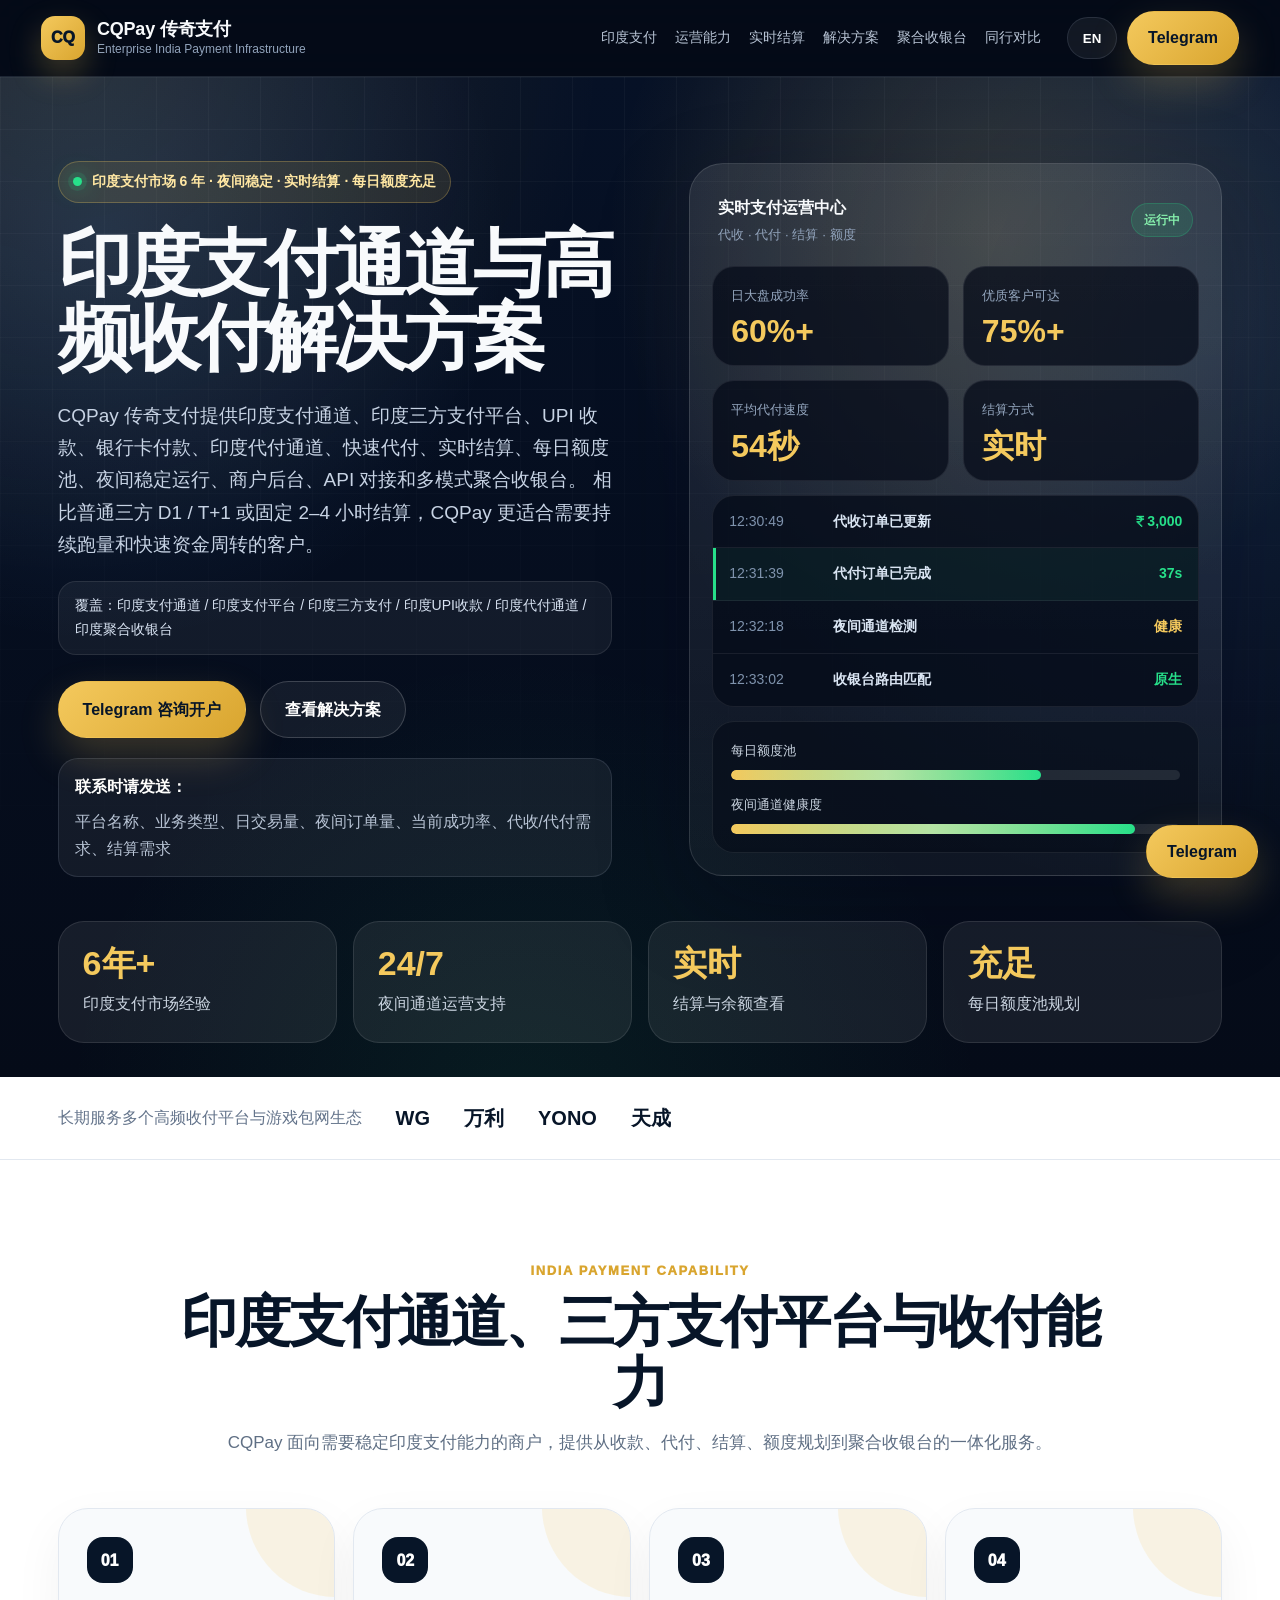
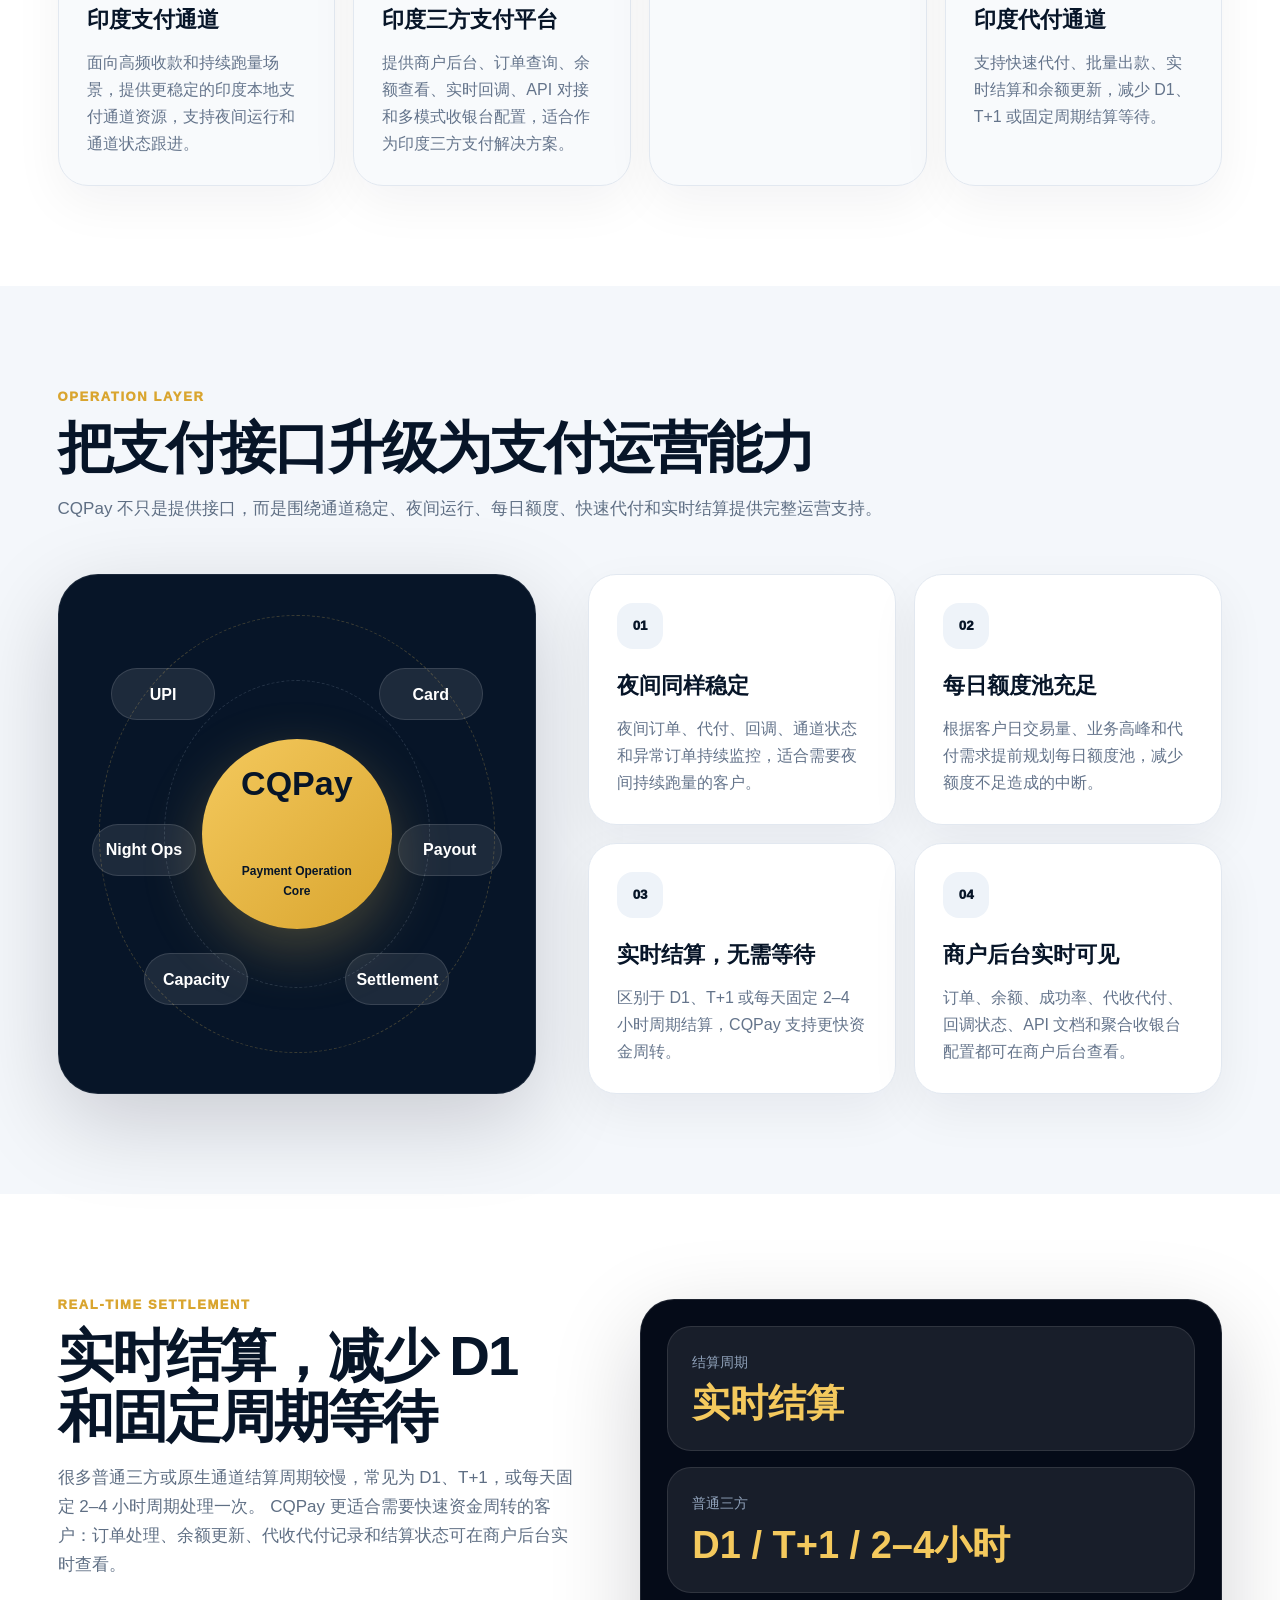
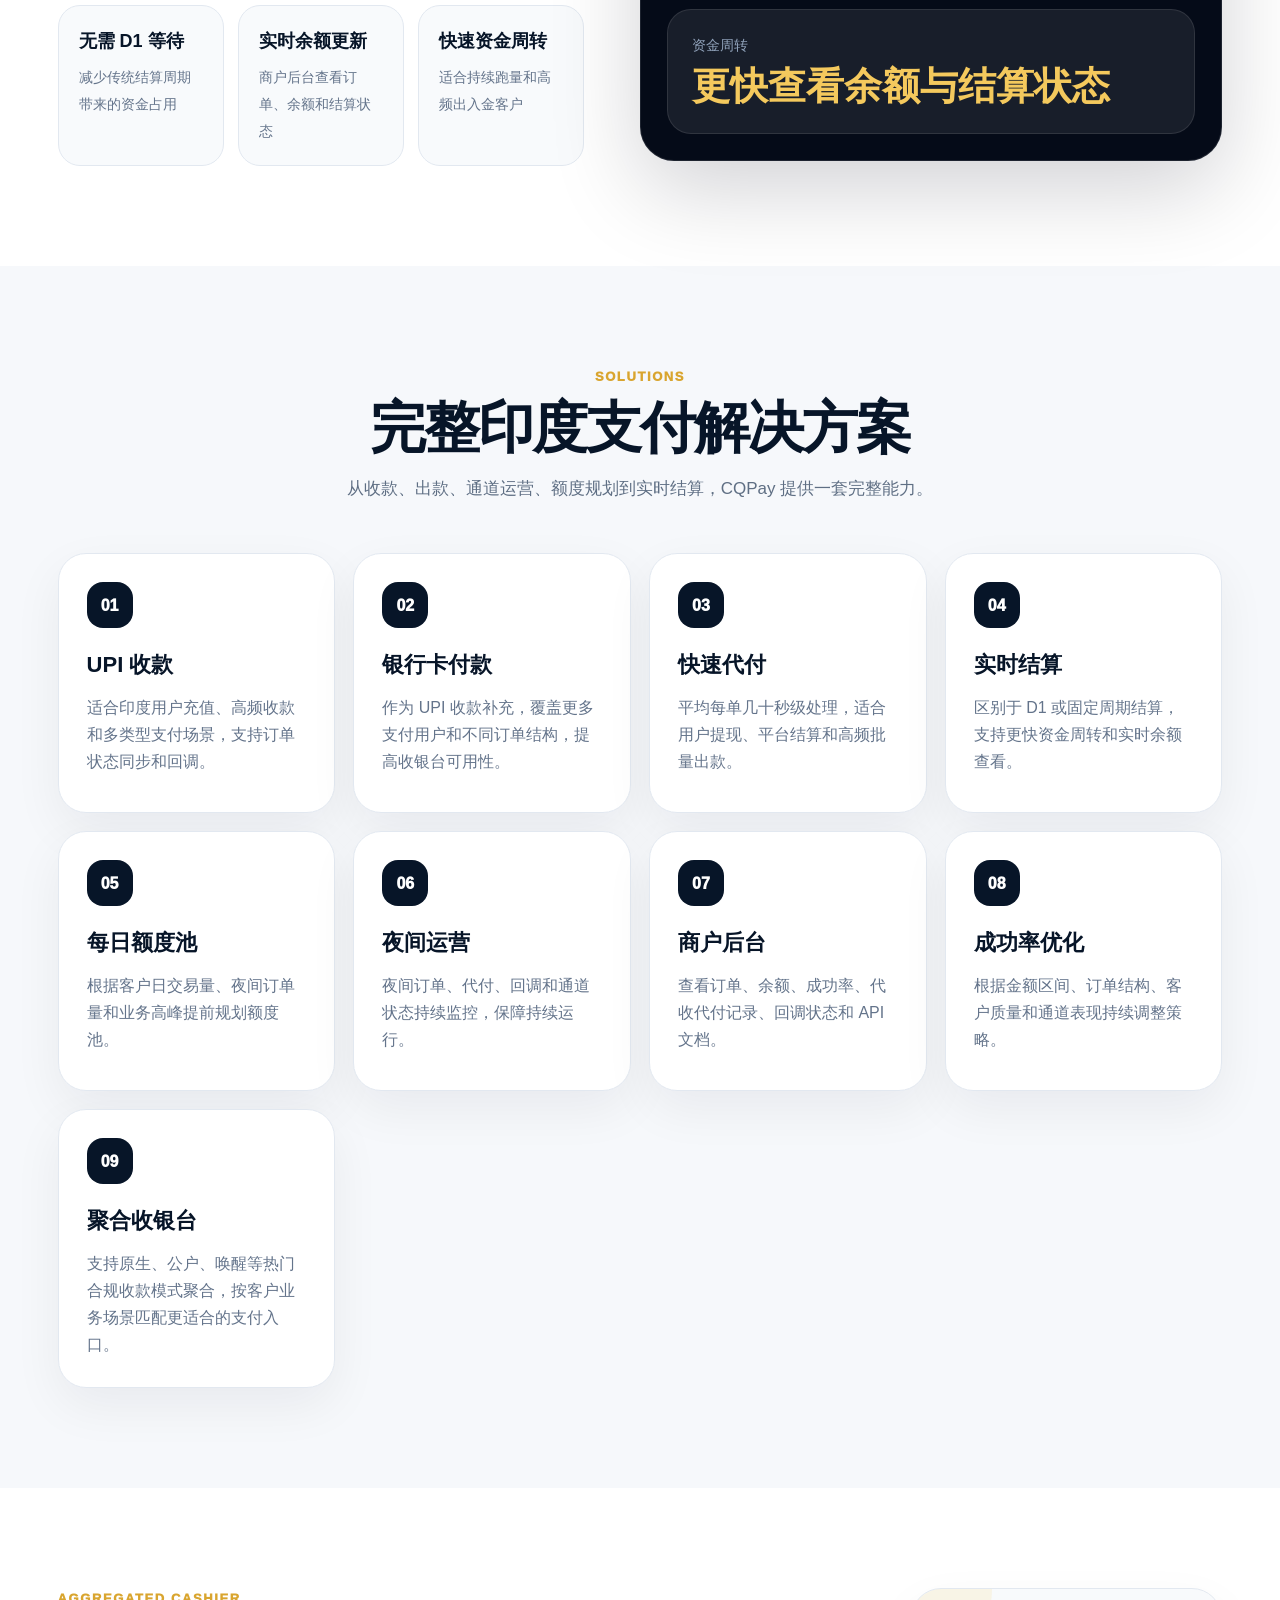
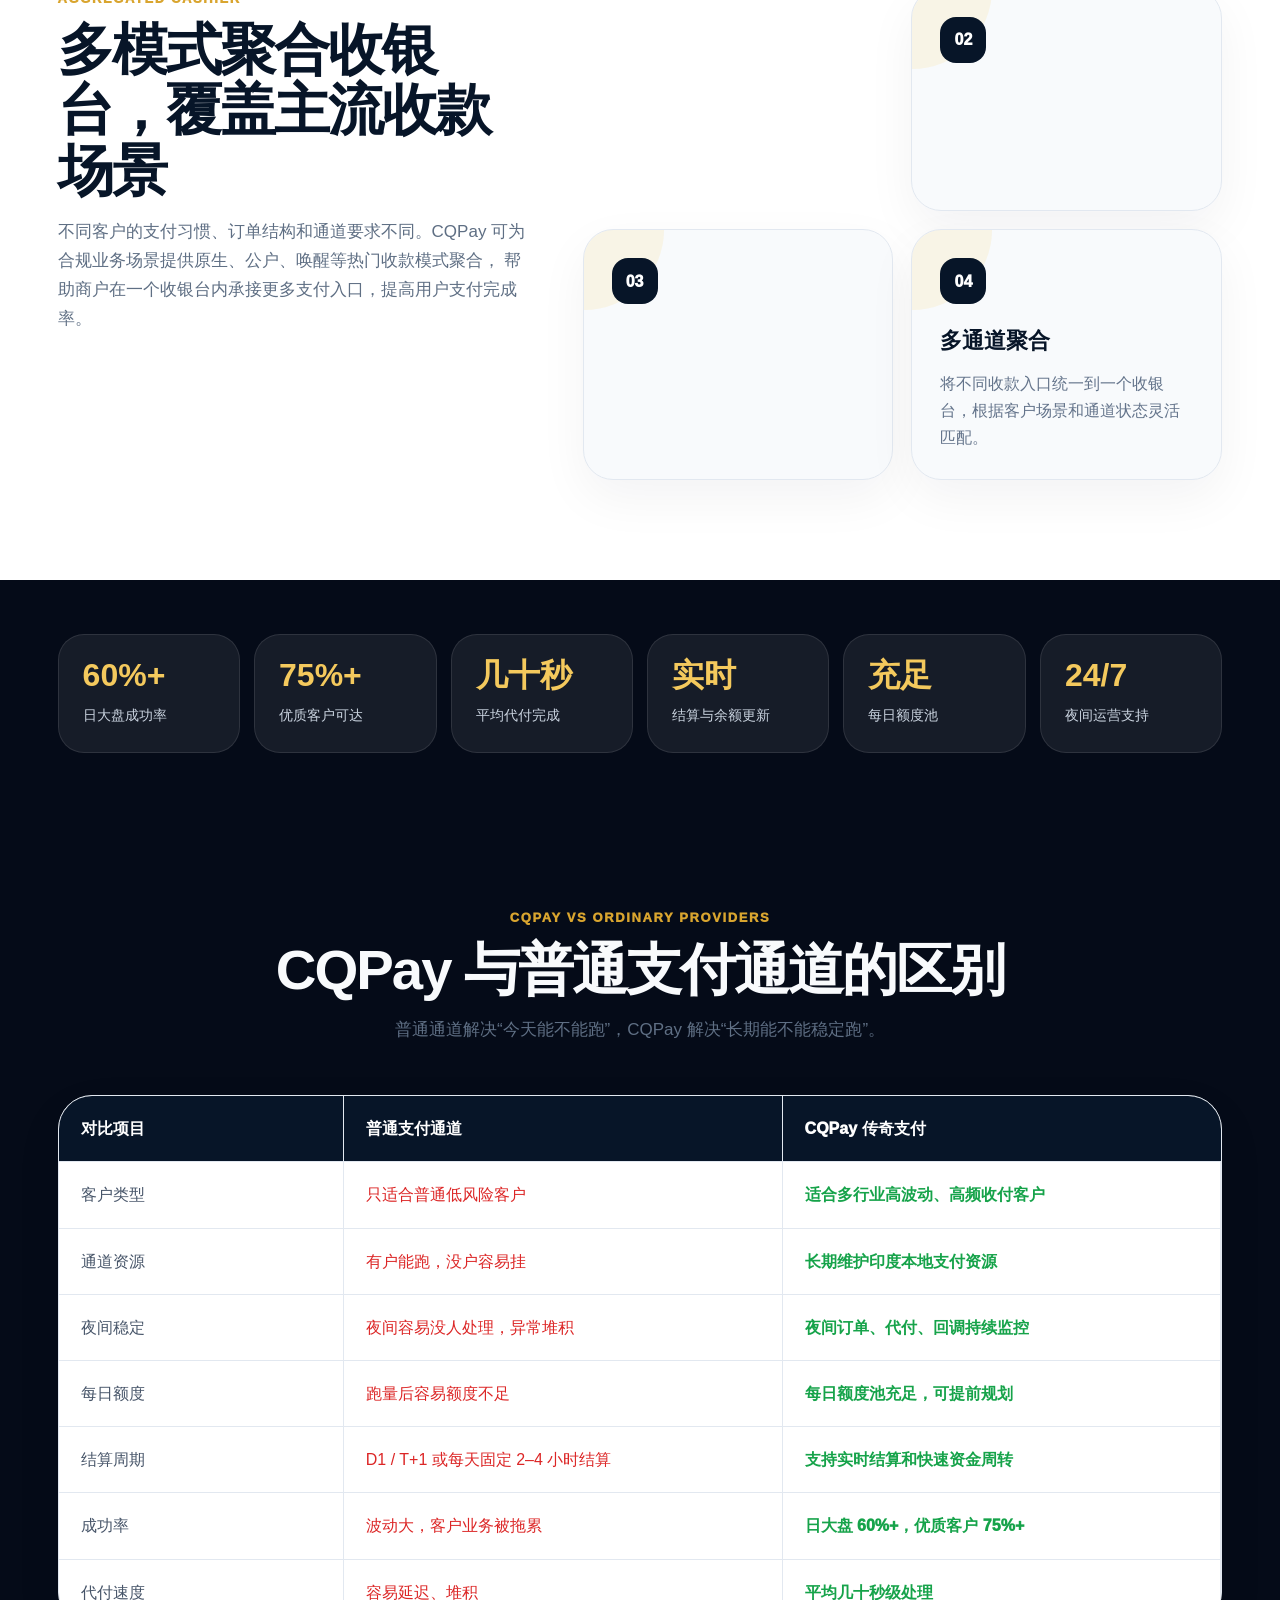
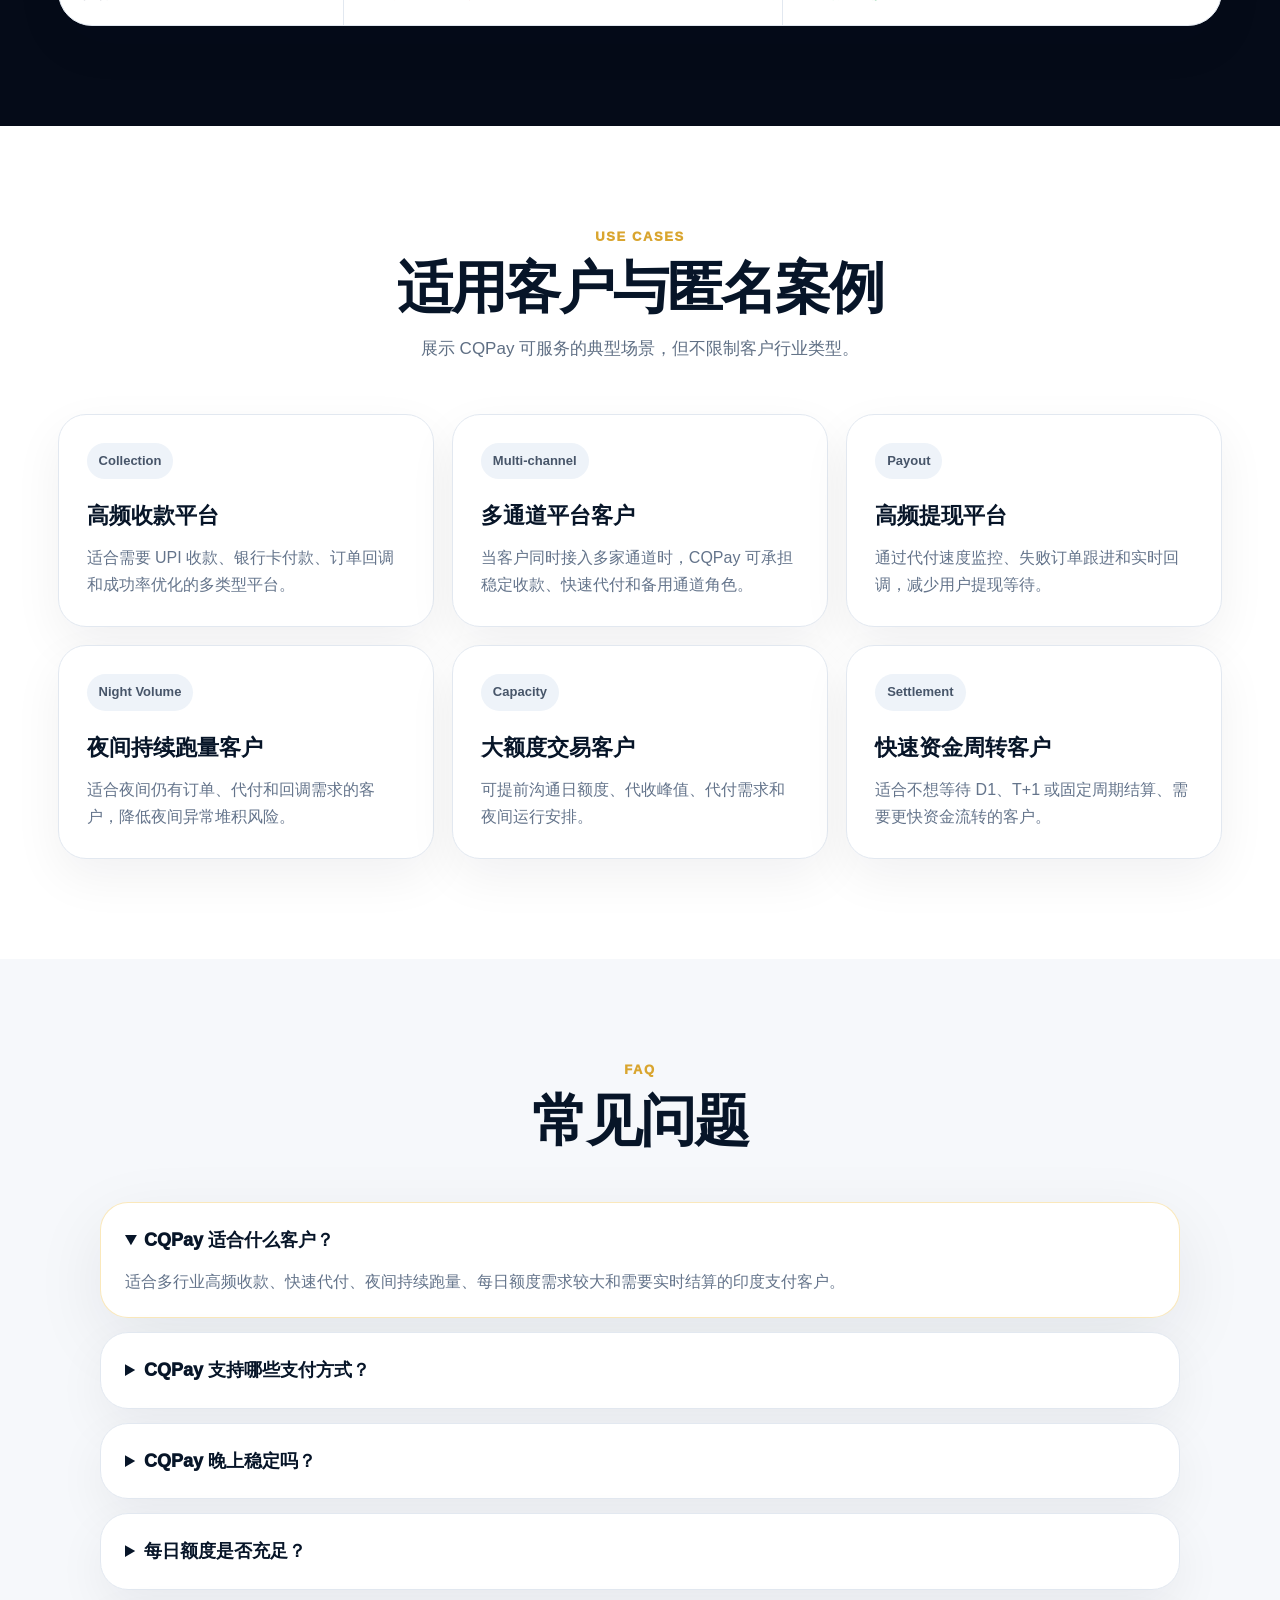
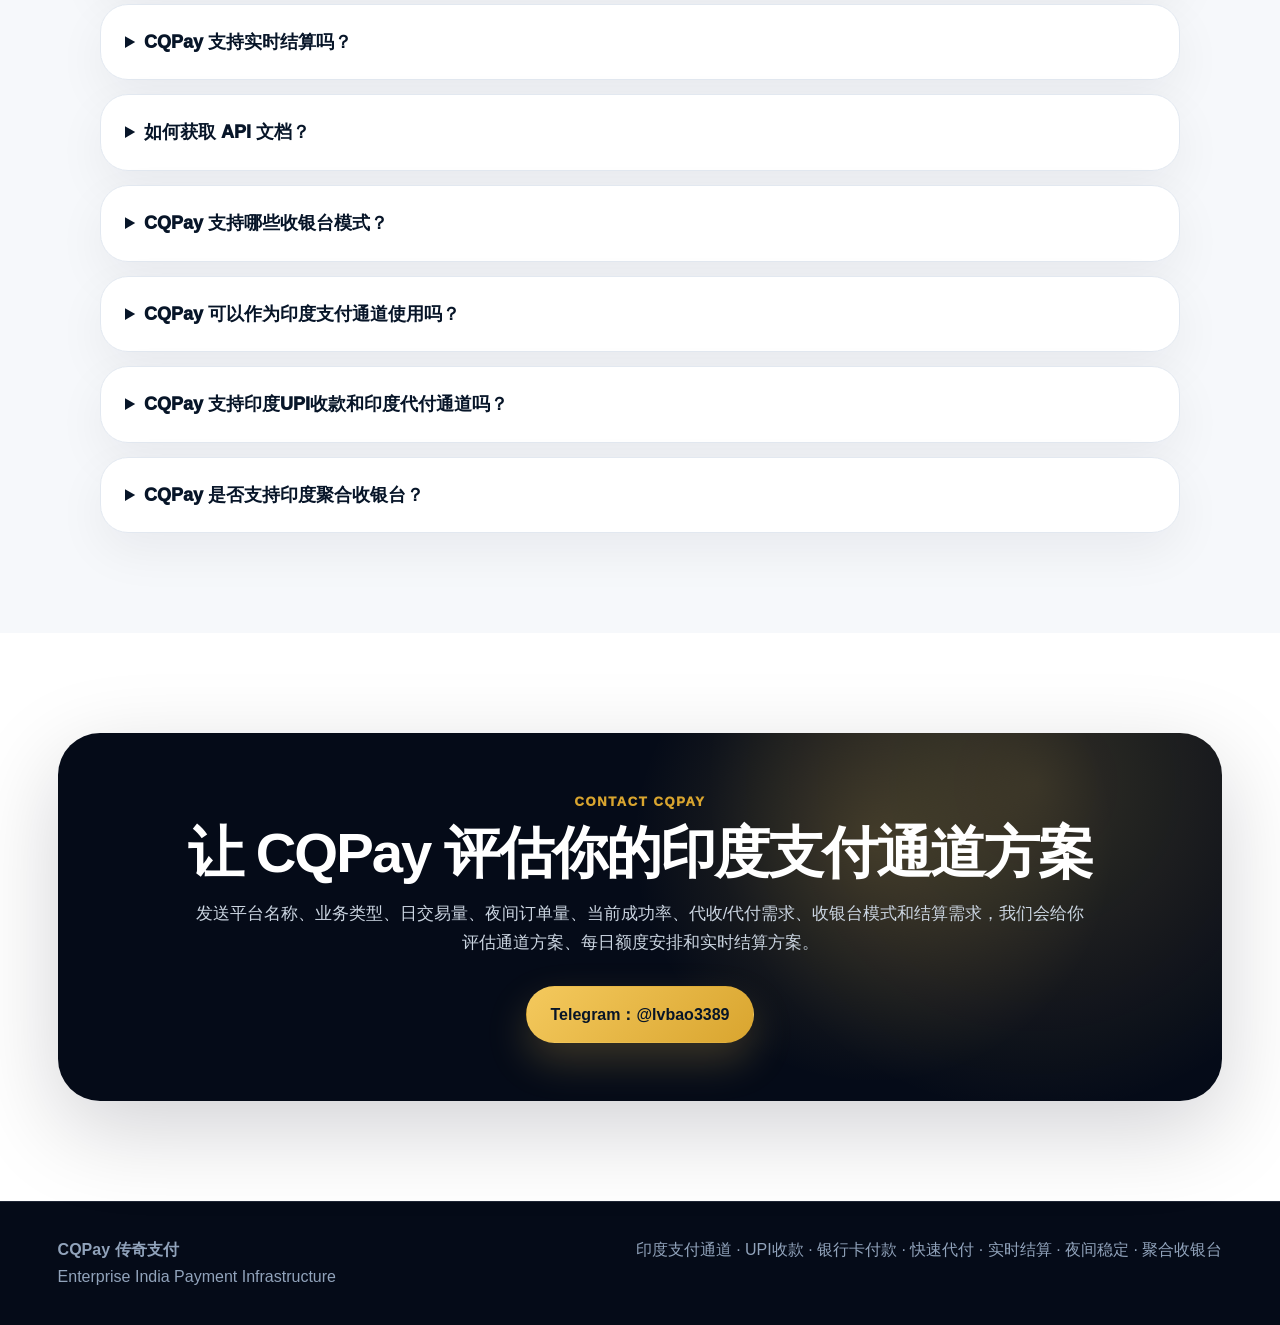
<file: index.html>
<!DOCTYPE html>
<html lang="zh-CN">
<head>
  <meta charset="UTF-8" />
  <meta name="viewport" content="width=device-width, initial-scale=1.0" />

  <title>CQPay 传奇支付 - 印度支付通道｜印度三方支付平台｜UPI收款｜印度代付通道</title>
  <meta name="description" content="CQPay 传奇支付专注印度支付市场，为需要印度支付通道、印度支付平台、印度三方支付、印度第三方支付、印度UPI收款、印度代付通道和印度聚合收银台的商户，提供 UPI 收款、银行卡付款、快速代付、实时结算、夜间稳定运行、每日额度规划、多模式聚合收银台、商户后台和 API 对接。" />
  <meta name="keywords" content="CQPay, 传奇支付, 印度支付通道, 印度支付平台, 印度三方支付, 印度第三方支付, 印度UPI收款, 印度代付通道, 印度支付公司, 印度聚合收银台, India Payment Channel, India Payment Platform, India Third-party Payment, India UPI Collection, India Payout Channel, Aggregated Cashier India, UPI Collection India, Fast Payout India, Real-time Settlement India" />
  <meta name="theme-color" content="#050b18" />
  <meta name="robots" content="index, follow, max-image-preview:large" />
  <meta http-equiv="Content-Language" content="zh-CN,en" />

  <meta property="og:title" content="CQPay 传奇支付 - India Payment Channel & Third-party Payment Platform" />
  <meta property="og:description" content="印度支付通道、印度三方支付平台、UPI收款、印度代付通道、实时结算、夜间稳定、每日额度充足、聚合收银台。" />
  <meta property="og:type" content="website" />
  <meta property="og:url" content="https://cqpay.github.io/" />

  <link rel="canonical" href="https://cqpay.github.io/" />
  <link rel="alternate" hreflang="zh-CN" href="https://cqpay.github.io/" />
  <link rel="alternate" hreflang="en" href="https://cqpay.github.io/" />
  <link rel="alternate" hreflang="x-default" href="https://cqpay.github.io/" />
  <link rel="icon" href="assets/images/favicon.svg" type="image/svg+xml" />
  <link rel="stylesheet" href="assets/css/styles.css" />

  <!-- Google tag (gtag.js) -->
<script async src="https://www.googletagmanager.com/gtag/js?id=AW-18284837826"></script>
<script>
  window.dataLayer = window.dataLayer || [];
  function gtag(){dataLayer.push(arguments);}
  gtag('js', new Date());

  gtag('config', 'AW-18284837826');
</script>

  <script charset="UTF-8" id="LA_COLLECT" src="//sdk.51.la/js-sdk-pro.min.js"></script>
  <script>LA.init({id:"3QObNfOqFu4T1plc",ck:"3QObNfOqFu4T1plc",autoTrack:true})</script>

  <script type="application/ld+json">
  {
    "@context": "https://schema.org",
    "@graph": [
      {
        "@type": "Organization",
        "@id": "https://cqpay.github.io/#organization",
        "name": "CQPay 传奇支付",
        "alternateName": "CQPay",
        "url": "https://cqpay.github.io/",
        "areaServed": "India"
      },
      {
        "@type": "FinancialService",
        "@id": "https://cqpay.github.io/#service",
        "name": "CQPay India Payment Channel and Third-party Payment Platform",
        "description": "India payment channel, third-party payment platform, UPI collection, bank card payment, payout channel, aggregated cashier, merchant dashboard, real-time settlement, night operation and API onboarding for India high-volume merchants.",
        "areaServed": "India",
        "serviceType": ["UPI Collection", "Bank Card Payment", "Payout Solution", "Real-time Settlement", "Merchant Dashboard", "Night Operation"]
      },
      {
        "@type": "FAQPage",
        "@id": "https://cqpay.github.io/#faq",
        "mainEntity": [
          {
            "@type": "Question",
            "name": "CQPay适合什么客户？",
            "acceptedAnswer": {
              "@type": "Answer",
              "text": "CQPay适合多行业高频收款、快速代付、夜间持续跑量、每日额度需求较大和需要实时结算的印度支付客户。"
            }
          },
          {
            "@type": "Question",
            "name": "CQPay支持实时结算吗？",
            "acceptedAnswer": {
              "@type": "Answer",
              "text": "CQPay支持实时结算与后台余额实时查看，帮助客户减少D1、T+1或固定周期结算带来的等待时间。"
            }
          },
          {
            "@type": "Question",
            "name": "CQPay晚上稳定吗？",
            "acceptedAnswer": {
              "@type": "Answer",
              "text": "CQPay提供夜间通道运营支持，持续关注订单、代付、回调、通道状态和异常订单。"
            }
          }
        ]
      }
    ]
  }
  </script>
</head>

<body>
  <header class="site-header">
    <div class="header-shell">
      <a class="brand" href="#top" aria-label="CQPay">
        <span class="brand-mark">CQ</span>
        <span class="brand-copy">
          <strong>CQPay 传奇支付</strong>
          <small>Enterprise India Payment Infrastructure</small>
        </span>
      </a>

      <nav class="desktop-nav" aria-label="Main navigation">
        <a href="#india-payment" data-zh="印度支付" data-en="India Payment">印度支付</a>
      <a href="#operation" data-zh="运营能力" data-en="Operation">运营能力</a>
        <a href="#settlement" data-zh="实时结算" data-en="Settlement">实时结算</a>
        <a href="#solutions" data-zh="解决方案" data-en="Solutions">解决方案</a>
        <a href="#cashier" data-zh="聚合收银台" data-en="Cashier">聚合收银台</a>
        <a href="#compare" data-zh="同行对比" data-en="Compare">同行对比</a>
      </nav>

      <div class="header-actions">
        <button class="language-toggle" id="langBtn" type="button">EN</button>
        <a class="btn btn-primary js-tg-link" href="https://t.me/YourTelegram" target="_blank" rel="noopener">Telegram</a>
      </div>

      <button class="mobile-toggle" id="menuBtn" type="button" aria-label="Open menu">
        <span></span><span></span><span></span>
      </button>
    </div>

    <nav class="mobile-nav" id="mobileMenu" aria-label="Mobile navigation">
      <a href="#operation" data-zh="运营能力" data-en="Operation">运营能力</a>
      <a href="#settlement" data-zh="实时结算" data-en="Settlement">实时结算</a>
      <a href="#solutions" data-zh="解决方案" data-en="Solutions">解决方案</a>
      <a href="#compare" data-zh="同行对比" data-en="Compare">同行对比</a>
      <a class="btn btn-primary js-tg-link" href="https://t.me/YourTelegram" target="_blank" rel="noopener">Telegram</a>
    </nav>
  </header>

  <main>
    <section class="hero-command" id="top">
      <div class="hero-bg-grid"></div>
      <div class="page-wrap hero-grid">
        <div class="hero-copy reveal">
          <div class="status-pill">
            <span class="pulse"></span>
            <b class="zh">印度支付市场 6 年 · 夜间稳定 · 实时结算 · 每日额度充足</b>
            <b class="en">6 years in India · night stable · real-time settlement · daily capacity ready</b>
          </div>

          <h1 class="zh">印度支付通道与高频收付解决方案</h1>
          <h1 class="en">India payment channel for high-frequency collection and payout</h1>

          <p class="hero-lead zh">
            CQPay 传奇支付提供印度支付通道、印度三方支付平台、UPI 收款、银行卡付款、印度代付通道、快速代付、实时结算、每日额度池、夜间稳定运行、商户后台、API 对接和多模式聚合收银台。
            相比普通三方 D1 / T+1 或固定 2–4 小时结算，CQPay 更适合需要持续跑量和快速资金周转的客户。
          </p>
          <p class="hero-lead en">
            CQPay provides India payment channel, third-party payment platform capability, UPI collection, bank card payment, India payout channel, fast payout, real-time settlement, daily capacity planning, stable night operation, merchant dashboard, API onboarding and multi-mode cashier aggregation for India high-volume merchants.
          </p>

          <div class="hero-keyline reveal">
            <span class="zh">覆盖：印度支付通道 / 印度支付平台 / 印度三方支付 / 印度UPI收款 / 印度代付通道 / 印度聚合收银台</span>
            <span class="en">Covers: India payment channel / India payment platform / third-party payment / UPI collection / payout channel / aggregated cashier</span>
          </div>

          <div class="hero-actions">
            <a class="btn btn-primary btn-large js-tg-link zh" href="https://t.me/YourTelegram" target="_blank" rel="noopener">Telegram 咨询开户</a>
            <a class="btn btn-primary btn-large js-tg-link en" href="https://t.me/YourTelegram" target="_blank" rel="noopener">Contact on Telegram</a>
            <a class="btn btn-outline btn-large zh" href="#solutions">查看解决方案</a>
            <a class="btn btn-outline btn-large en" href="#solutions">View solutions</a>
          </div>

          <div class="hero-request">
            <b class="zh">联系时请发送：</b>
            <b class="en">Send us:</b>
            <span class="zh">平台名称、业务类型、日交易量、夜间订单量、当前成功率、代收/代付需求、结算需求</span>
            <span class="en">Platform name, business type, daily volume, night volume, current success rate, collection/payout and settlement needs</span>
          </div>
        </div>

        <div class="command-panel reveal">
          <div class="panel-head">
            <div>
              <strong class="zh">实时支付运营中心</strong>
              <strong class="en">Live Payment Command Center</strong>
              <small class="zh">代收 · 代付 · 结算 · 额度</small>
              <small class="en">Collection · Payout · Settlement · Capacity</small>
            </div>
            <em class="zh">运行中</em>
            <em class="en">ONLINE</em>
          </div>

          <div class="panel-metrics">
            <article>
              <span class="zh">日大盘成功率</span>
              <span class="en">Daily Success</span>
              <strong data-count="60" data-suffix="%+">60%+</strong>
            </article>
            <article>
              <span class="zh">优质客户可达</span>
              <span class="en">Premium Clients</span>
              <strong data-count="75" data-suffix="%+">75%+</strong>
            </article>
            <article>
              <span class="zh">平均代付速度</span>
              <span class="en">Avg Payout</span>
              <strong class="zh">54秒</strong>
              <strong class="en">54s</strong>
            </article>
            <article>
              <span class="zh">结算方式</span>
              <span class="en">Settlement</span>
              <strong class="zh">实时</strong>
              <strong class="en">Real-time</strong>
            </article>
          </div>

          <div class="mini-terminal">
            <div class="terminal-row success">
              <span>12:30:49</span>
              <b class="zh">代收订单已更新</b>
              <b class="en">Collection updated</b>
              <em>₹3,000</em>
            </div>
            <div class="terminal-row success">
              <span>12:31:39</span>
              <b class="zh">代付订单已完成</b>
              <b class="en">Payout completed</b>
              <em>37s</em>
            </div>
            <div class="terminal-row warning">
              <span>12:32:18</span>
              <b class="zh">夜间通道检测</b>
              <b class="en">Night channel check</b>
              <em class="zh">健康</em>
              <em class="en">Healthy</em>
            </div>
            <div class="terminal-row success">
              <span>12:33:02</span>
              <b class="zh">收银台路由匹配</b>
              <b class="en">Cashier route matched</b>
              <em class="zh">原生</em>
              <em class="en">Native</em>
            </div>
          </div>

          <div class="capacity-strip">
            <div>
              <span class="zh">每日额度池</span>
              <span class="en">Daily Capacity</span>
              <div class="bar"><i style="width: 69%"></i></div>
            </div>
            <div>
              <span class="zh">夜间通道健康度</span>
              <span class="en">Night Health</span>
              <div class="bar"><i style="width: 90%"></i></div>
            </div>
          </div>
        </div>
      </div>

      <div class="page-wrap hero-stat-row reveal">
        <article>
          <strong class="zh" data-count="6" data-suffix="年+">6年+</strong>
          <strong class="en" data-count="6" data-suffix="+ Years">6+ Years</strong>
          <span class="zh">印度支付市场经验</span>
          <span class="en">India payment experience</span>
        </article>
        <article>
          <strong>24/7</strong>
          <span class="zh">夜间通道运营支持</span>
          <span class="en">Night channel operation</span>
        </article>
        <article>
          <strong class="zh">实时</strong>
          <strong class="en">Real-time</strong>
          <span class="zh">结算与余额查看</span>
          <span class="en">Settlement and balance</span>
        </article>
        <article>
          <strong class="zh">充足</strong>
          <strong class="en">Ready</strong>
          <span class="zh">每日额度池规划</span>
          <span class="en">Daily capacity planning</span>
        </article>
      </div>
    </section>

    <section class="trust-section">
      <div class="page-wrap trust-inner reveal">
        <span class="zh">长期服务多个高频收付平台与游戏包网生态</span>
        <span class="en">Serving high-volume merchants and gaming platform ecosystems</span>
        <b>WG</b><b>万利</b><b>YONO</b><b>天成</b>
      </div>
    </section>


    <section class="section market-section" id="india-payment">
      <div class="page-wrap">
        <div class="section-title reveal">
          <span>India Payment Capability</span>
          <h2 class="zh">印度支付通道、三方支付平台与收付能力</h2>
          <h2 class="en">India payment channel, third-party payment platform and transaction capability</h2>
          <p class="zh">CQPay 面向需要稳定印度支付能力的商户，提供从收款、代付、结算、额度规划到聚合收银台的一体化服务。</p>
          <p class="en">CQPay provides integrated India payment capability for merchants that need stable collection, payout, settlement, capacity planning and cashier aggregation.</p>
        </div>

        <div class="market-grid">
          <article class="market-card reveal">
            <b>01</b>
            <h3 class="zh">印度支付通道</h3>
            <h3 class="en">India Payment Channel</h3>
            <p class="zh">面向高频收款和持续跑量场景，提供更稳定的印度本地支付通道资源，支持夜间运行和通道状态跟进。</p>
            <p class="en">For high-frequency collection and continuous volume, CQPay provides stable India payment channel resources with night operation support.</p>
          </article>

          <article class="market-card reveal">
            <b>02</b>
            <h3 class="zh">印度三方支付平台</h3>
            <h3 class="en">India Third-party Payment Platform</h3>
            <p class="zh">提供商户后台、订单查询、余额查看、实时回调、API 对接和多模式收银台配置，适合作为印度三方支付解决方案。</p>
            <p class="en">Merchant dashboard, order query, balance visibility, callbacks, API onboarding and multi-mode cashier configuration.</p>
          </article>

          <article class="market-card reveal">
            <b>03</b>
            <h3 class="zh">印度UPI收款</h3>
            <h3 class="en">India UPI Collection</h3>
            <p class="zh">支持 UPI 收款、银行卡付款和多入口收银台，适合需要提升支付完成率和减少用户操作步骤的客户。</p>
            <p class="en">Supports UPI collection, bank card payment and multi-entry cashier for better payment completion.</p>
          </article>

          <article class="market-card reveal">
            <b>04</b>
            <h3 class="zh">印度代付通道</h3>
            <h3 class="en">India Payout Channel</h3>
            <p class="zh">支持快速代付、批量出款、实时结算和余额更新，减少 D1、T+1 或固定周期结算等待。</p>
            <p class="en">Supports fast payout, batch payout, real-time settlement and balance updates to reduce D1 or fixed-cycle waiting.</p>
          </article>
        </div>
      </div>
    </section>


    <section class="section operation-section" id="operation">
      <div class="page-wrap">
        <div class="section-title left reveal">
          <span>Operation Layer</span>
          <h2 class="zh">把支付接口升级为支付运营能力</h2>
          <h2 class="en">Upgrade payment API into payment operation capability</h2>
          <p class="zh">CQPay 不只是提供接口，而是围绕通道稳定、夜间运行、每日额度、快速代付和实时结算提供完整运营支持。</p>
          <p class="en">CQPay is not only an API provider; it supports channel stability, night operation, capacity planning, fast payout and real-time settlement.</p>
        </div>

        <div class="operation-layout">
          <div class="operation-map reveal">
            <div class="map-center">
              <b>CQPay</b>
              <span>Payment Operation Core</span>
            </div>
            <div class="map-node n1">UPI</div>
            <div class="map-node n2">Card</div>
            <div class="map-node n3">Payout</div>
            <div class="map-node n4">Settlement</div>
            <div class="map-node n5">Capacity</div>
            <div class="map-node n6">Night Ops</div>
          </div>

          <div class="operation-list">
            <article class="reveal">
              <small>01</small>
              <h3 class="zh">夜间同样稳定</h3>
              <h3 class="en">Stable night operation</h3>
              <p class="zh">夜间订单、代付、回调、通道状态和异常订单持续监控，适合需要夜间持续跑量的客户。</p>
              <p class="en">Night orders, payout, callbacks, channel status and abnormal orders are monitored continuously.</p>
            </article>
            <article class="reveal">
              <small>02</small>
              <h3 class="zh">每日额度池充足</h3>
              <h3 class="en">Daily capacity ready</h3>
              <p class="zh">根据客户日交易量、业务高峰和代付需求提前规划每日额度池，减少额度不足造成的中断。</p>
              <p class="en">Daily capacity can be planned by merchant volume, peak hours and payout demand.</p>
            </article>
            <article class="reveal">
              <small>03</small>
              <h3 class="zh">实时结算，无需等待</h3>
              <h3 class="en">Real-time settlement</h3>
              <p class="zh">区别于 D1、T+1 或每天固定 2–4 小时周期结算，CQPay 支持更快资金周转。</p>
              <p class="en">Compared with D1, T+1 or fixed 2–4 hour cycles, CQPay supports faster fund turnover.</p>
            </article>
            <article class="reveal">
              <small>04</small>
              <h3 class="zh">商户后台实时可见</h3>
              <h3 class="en">Dashboard visibility</h3>
              <p class="zh">订单、余额、成功率、代收代付、回调状态、API 文档和聚合收银台配置都可在商户后台查看。</p>
              <p class="en">Orders, balance, success rate, collection, payout, callbacks, API docs and cashier routing settings are visible in dashboard.</p>
            </article>
          </div>
        </div>
      </div>
    </section>

    <section class="section settlement-section" id="settlement">
      <div class="page-wrap settlement-grid">
        <div class="settlement-copy reveal">
          <span class="section-kicker">Real-time Settlement</span>
          <h2 class="zh">实时结算，减少 D1 和固定周期等待</h2>
          <h2 class="en">Real-time settlement without D1 waiting</h2>
          <p class="zh">
            很多普通三方或原生通道结算周期较慢，常见为 D1、T+1，或每天固定 2–4 小时周期处理一次。
            CQPay 更适合需要快速资金周转的客户：订单处理、余额更新、代收代付记录和结算状态可在商户后台实时查看。
          </p>
          <p class="en">
            Many ordinary providers use D1, T+1 or fixed 2–4 hour settlement cycles.
            CQPay is designed for merchants that need faster fund turnover, real-time balance visibility and settlement status inside dashboard.
          </p>

          <div class="settlement-points">
            <div>
              <b class="zh">无需 D1 等待</b>
              <b class="en">No D1 waiting</b>
              <span class="zh">减少传统结算周期带来的资金占用</span>
              <span class="en">Reduce fund lock-up from traditional cycles</span>
            </div>
            <div>
              <b class="zh">实时余额更新</b>
              <b class="en">Real-time balance</b>
              <span class="zh">商户后台查看订单、余额和结算状态</span>
              <span class="en">View orders, balance and settlement status</span>
            </div>
            <div>
              <b class="zh">快速资金周转</b>
              <b class="en">Faster turnover</b>
              <span class="zh">适合持续跑量和高频出入金客户</span>
              <span class="en">For continuous volume and high-frequency cash flow</span>
            </div>
          </div>
        </div>

        <div class="settlement-summary reveal">
          <div class="summary-row">
            <span class="zh">结算周期</span><span class="en">Settlement Cycle</span>
            <b class="zh">实时结算</b><b class="en">Real-time</b>
          </div>
          <div class="summary-row">
            <span class="zh">普通三方</span><span class="en">Ordinary Providers</span>
            <b class="zh">D1 / T+1 / 2–4小时</b><b class="en">D1 / T+1 / 2–4h</b>
          </div>
          <div class="summary-row">
            <span class="zh">资金周转</span><span class="en">Fund Turnover</span>
            <b class="zh">更快查看余额与结算状态</b><b class="en">Faster balance visibility</b>
          </div>
        </div>
      </div>
    </section>

    <section class="section solution-stack" id="solutions">
      <div class="page-wrap">
        <div class="section-title reveal">
          <span>Solutions</span>
          <h2 class="zh">完整印度支付解决方案</h2>
          <h2 class="en">Complete India payment solution</h2>
          <p class="zh">从收款、出款、通道运营、额度规划到实时结算，CQPay 提供一套完整能力。</p>
          <p class="en">Collection, payout, channel operation, capacity planning and real-time settlement in one solution.</p>
        </div>

        <div class="stack-grid">
          <article class="stack-card reveal">
            <i>01</i>
            <h3 class="zh">UPI 收款</h3>
            <h3 class="en">UPI Collection</h3>
            <p class="zh">适合印度用户充值、高频收款和多类型支付场景，支持订单状态同步和回调。</p>
            <p class="en">For India deposits, high-frequency collection and order callback scenarios.</p>
          </article>
          <article class="stack-card reveal">
            <i>02</i>
            <h3 class="zh">银行卡付款</h3>
            <h3 class="en">Bank Card Payment</h3>
            <p class="zh">作为 UPI 收款补充，覆盖更多支付用户和不同订单结构，提高收银台可用性。</p>
            <p class="en">Complementary method for broader user coverage, order structures and cashier availability.</p>
          </article>
          <article class="stack-card reveal">
            <i>03</i>
            <h3 class="zh">快速代付</h3>
            <h3 class="en">Fast Payout</h3>
            <p class="zh">平均每单几十秒级处理，适合用户提现、平台结算和高频批量出款。</p>
            <p class="en">Dozens-of-seconds payout for withdrawals, settlement and batch payout.</p>
          </article>
          <article class="stack-card reveal">
            <i>04</i>
            <h3 class="zh">实时结算</h3>
            <h3 class="en">Real-time Settlement</h3>
            <p class="zh">区别于 D1 或固定周期结算，支持更快资金周转和实时余额查看。</p>
            <p class="en">Faster turnover and real-time balance visibility compared with D1 cycles.</p>
          </article>
          <article class="stack-card reveal">
            <i>05</i>
            <h3 class="zh">每日额度池</h3>
            <h3 class="en">Daily Capacity Pool</h3>
            <p class="zh">根据客户日交易量、夜间订单量和业务高峰提前规划额度池。</p>
            <p class="en">Capacity planning by daily volume, night volume and peak traffic.</p>
          </article>
          <article class="stack-card reveal">
            <i>06</i>
            <h3 class="zh">夜间运营</h3>
            <h3 class="en">Night Operation</h3>
            <p class="zh">夜间订单、代付、回调和通道状态持续监控，保障持续运行。</p>
            <p class="en">Night monitoring for orders, payouts, callbacks and channel status.</p>
          </article>
          <article class="stack-card reveal">
            <i>07</i>
            <h3 class="zh">商户后台</h3>
            <h3 class="en">Merchant Dashboard</h3>
            <p class="zh">查看订单、余额、成功率、代收代付记录、回调状态和 API 文档。</p>
            <p class="en">View orders, balance, success rate, payout records, callbacks and API docs.</p>
          </article>
          <article class="stack-card reveal">
            <i>08</i>
            <h3 class="zh">成功率优化</h3>
            <h3 class="en">Success Rate Optimization</h3>
            <p class="zh">根据金额区间、订单结构、客户质量和通道表现持续调整策略。</p>
            <p class="en">Optimize routing by amount range, order structure, traffic quality and channel performance.</p>
          </article>
        
          <article class="stack-card reveal">
            <i>09</i>
            <h3 class="zh">聚合收银台</h3>
            <h3 class="en">Aggregated Cashier</h3>
            <p class="zh">支持原生、公户、唤醒等热门合规收款模式聚合，按客户业务场景匹配更适合的支付入口。</p>
            <p class="en">Supports aggregation of popular compliant cashier modes such as native flow, corporate account flow and app wake-up flow.</p>
          </article>

        </div>
      </div>
    </section>


    <section class="section cashier-section" id="cashier">
      <div class="page-wrap cashier-layout">
        <div class="section-title left reveal">
          <span>Aggregated Cashier</span>
          <h2 class="zh">多模式聚合收银台，覆盖主流收款场景</h2>
          <h2 class="en">Multi-mode cashier aggregation for mainstream collection scenarios</h2>
          <p class="zh">
            不同客户的支付习惯、订单结构和通道要求不同。CQPay 可为合规业务场景提供原生、公户、唤醒等热门收款模式聚合，
            帮助商户在一个收银台内承接更多支付入口，提高用户支付完成率。
          </p>
          <p class="en">
            Different merchants have different user payment habits, order structures and channel requirements.
            CQPay supports cashier aggregation for compliant business scenarios, including native flow, corporate account flow and app wake-up flow.
          </p>
        </div>

        <div class="cashier-mode-grid">
          <article class="cashier-mode-card reveal">
            <b>01</b>
            <h3 class="zh">原生模式</h3>
            <h3 class="en">Native Flow</h3>
            <p class="zh">适合需要更顺畅支付体验和更自然用户路径的收款场景。</p>
            <p class="en">For smoother payment experience and more natural user payment journeys.</p>
          </article>

          <article class="cashier-mode-card reveal">
            <b>02</b>
            <h3 class="zh">公户模式</h3>
            <h3 class="en">Corporate Account Flow</h3>
            <p class="zh">适合需要公户收款、账户结构更清晰、对账更规范的商户场景。</p>
            <p class="en">For merchants needing corporate account collection, clearer account structure and cleaner reconciliation.</p>
          </article>

          <article class="cashier-mode-card reveal">
            <b>03</b>
            <h3 class="zh">唤醒模式</h3>
            <h3 class="en">App Wake-up Flow</h3>
            <p class="zh">适合需要唤醒支付应用、减少用户手动操作步骤的支付场景。</p>
            <p class="en">For payment scenarios that need app wake-up flow and fewer manual user steps.</p>
          </article>

          <article class="cashier-mode-card reveal">
            <b>04</b>
            <h3 class="zh">多通道聚合</h3>
            <h3 class="en">Multi-channel Aggregation</h3>
            <p class="zh">将不同收款入口统一到一个收银台，根据客户场景和通道状态灵活匹配。</p>
            <p class="en">Unifies multiple collection entries into one cashier and matches routes by scenario and channel status.</p>
          </article>
        </div>
      </div>
    </section>


    <section class="section performance-band" id="performance">
      <div class="page-wrap performance-grid">
        <article class="reveal"><strong data-count="60" data-suffix="%+">60%+</strong><span class="zh">日大盘成功率</span><span class="en">Daily overall success</span></article>
        <article class="reveal"><strong data-count="75" data-suffix="%+">75%+</strong><span class="zh">优质客户可达</span><span class="en">Premium clients</span></article>
        <article class="reveal"><strong class="zh">几十秒</strong><strong class="en">Dozens of sec</strong><span class="zh">平均代付完成</span><span class="en">Average payout speed</span></article>
        <article class="reveal"><strong class="zh">实时</strong><strong class="en">Real-time</strong><span class="zh">结算与余额更新</span><span class="en">Settlement update</span></article>
        <article class="reveal"><strong class="zh">充足</strong><strong class="en">Ready</strong><span class="zh">每日额度池</span><span class="en">Daily capacity</span></article>
        <article class="reveal"><strong>24/7</strong><span class="zh">夜间运营支持</span><span class="en">Night operation</span></article>
      </div>
    </section>


    <section class="section compare-section" id="compare">
      <div class="page-wrap">
        <div class="section-title reveal">
          <span>CQPay vs Ordinary Providers</span>
          <h2 class="zh">CQPay 与普通支付通道的区别</h2>
          <h2 class="en">CQPay vs ordinary payment providers</h2>
          <p class="zh">普通通道解决“今天能不能跑”，CQPay 解决“长期能不能稳定跑”。</p>
          <p class="en">Ordinary providers solve “can it run today”; CQPay solves “can it keep running long term”.</p>
        </div>

        <div class="compare-board reveal">
          <div class="compare-row head zh"><span>对比项目</span><span>普通支付通道</span><span>CQPay 传奇支付</span></div>
          <div class="compare-row head en"><span>Item</span><span>Ordinary Provider</span><span>CQPay</span></div>

          <div class="compare-row">
            <span class="zh">客户类型</span><span class="en">Merchant type</span>
            <span class="bad zh">只适合普通低风险客户</span><span class="bad en">Only for ordinary low-risk traffic</span>
            <span class="good zh">适合多行业高波动、高频收付客户</span><span class="good en">Built for high-volatility, high-frequency merchants</span>
          </div>
          <div class="compare-row">
            <span class="zh">通道资源</span><span class="en">Channel resources</span>
            <span class="bad zh">有户能跑，没户容易挂</span><span class="bad en">Runs only when accounts are available</span>
            <span class="good zh">长期维护印度本地支付资源</span><span class="good en">Long-term India payment resource maintenance</span>
          </div>
          <div class="compare-row">
            <span class="zh">夜间稳定</span><span class="en">Night stability</span>
            <span class="bad zh">夜间容易没人处理，异常堆积</span><span class="bad en">Night issues may queue without support</span>
            <span class="good zh">夜间订单、代付、回调持续监控</span><span class="good en">Night orders, payout and callbacks monitored</span>
          </div>
          <div class="compare-row">
            <span class="zh">每日额度</span><span class="en">Daily capacity</span>
            <span class="bad zh">跑量后容易额度不足</span><span class="bad en">Capacity may run out under volume</span>
            <span class="good zh">每日额度池充足，可提前规划</span><span class="good en">Daily capacity pool can be planned</span>
          </div>
          <div class="compare-row">
            <span class="zh">结算周期</span><span class="en">Settlement cycle</span>
            <span class="bad zh">D1 / T+1 或每天固定 2–4 小时结算</span><span class="bad en">D1 / T+1 or fixed 2–4 hour cycles</span>
            <span class="good zh">支持实时结算和快速资金周转</span><span class="good en">Supports real-time settlement and faster turnover</span>
          </div>
          <div class="compare-row">
            <span class="zh">成功率</span><span class="en">Success rate</span>
            <span class="bad zh">波动大，客户业务被拖累</span><span class="bad en">Fluctuates and hurts business</span>
            <span class="good zh">日大盘 60%+，优质客户 75%+</span><span class="good en">60%+ daily overall, 75%+ premium clients</span>
          </div>
          <div class="compare-row">
            <span class="zh">代付速度</span><span class="en">Payout speed</span>
            <span class="bad zh">容易延迟、堆积</span><span class="bad en">Can be delayed or queued</span>
            <span class="good zh">平均几十秒级处理</span><span class="good en">Average payout within dozens of seconds</span>
          </div>
        </div>
      </div>
    </section>

    <section class="section cases-section" id="cases">
      <div class="page-wrap">
        <div class="section-title reveal">
          <span>Use Cases</span>
          <h2 class="zh">适用客户与匿名案例</h2>
          <h2 class="en">Use cases and anonymous cases</h2>
          <p class="zh">展示 CQPay 可服务的典型场景，但不限制客户行业类型。</p>
          <p class="en">Show typical use cases without limiting merchant categories.</p>
        </div>

        <div class="case-grid">
          <article class="case-card reveal">
            <b>Collection</b>
            <h3 class="zh">高频收款平台</h3>
            <h3 class="en">High-frequency collection</h3>
            <p class="zh">适合需要 UPI 收款、银行卡付款、订单回调和成功率优化的多类型平台。</p>
            <p class="en">For merchants needing UPI collection, card payment, callback and success rate optimization.</p>
          </article>
          <article class="case-card reveal">
            <b>Multi-channel</b>
            <h3 class="zh">多通道平台客户</h3>
            <h3 class="en">Multi-channel merchants</h3>
            <p class="zh">当客户同时接入多家通道时，CQPay 可承担稳定收款、快速代付和备用通道角色。</p>
            <p class="en">CQPay can provide stable collection, fast payout and backup routing in multi-channel setups.</p>
          </article>
          <article class="case-card reveal">
            <b>Payout</b>
            <h3 class="zh">高频提现平台</h3>
            <h3 class="en">High-frequency payout</h3>
            <p class="zh">通过代付速度监控、失败订单跟进和实时回调，减少用户提现等待。</p>
            <p class="en">Payout monitoring, failed-order follow-up and callback reduce withdrawal waiting time.</p>
          </article>
          <article class="case-card reveal">
            <b>Night Volume</b>
            <h3 class="zh">夜间持续跑量客户</h3>
            <h3 class="en">Night volume merchants</h3>
            <p class="zh">适合夜间仍有订单、代付和回调需求的客户，降低夜间异常堆积风险。</p>
            <p class="en">For merchants that still need order, payout and callback processing at night.</p>
          </article>
          <article class="case-card reveal">
            <b>Capacity</b>
            <h3 class="zh">大额度交易客户</h3>
            <h3 class="en">Large capacity merchants</h3>
            <p class="zh">可提前沟通日额度、代收峰值、代付需求和夜间运行安排。</p>
            <p class="en">Daily capacity, peak collection, payout demand and night operation can be planned.</p>
          </article>
          <article class="case-card reveal">
            <b>Settlement</b>
            <h3 class="zh">快速资金周转客户</h3>
            <h3 class="en">Fast turnover merchants</h3>
            <p class="zh">适合不想等待 D1、T+1 或固定周期结算、需要更快资金流转的客户。</p>
            <p class="en">For merchants that do not want to wait for D1, T+1 or fixed-cycle settlement.</p>
          </article>
        </div>
      </div>
    </section>


    <section class="section faq-section" id="faq">
      <div class="page-wrap">
        <div class="section-title reveal">
          <span>FAQ</span>
          <h2 class="zh">常见问题</h2>
          <h2 class="en">Frequently asked questions</h2>
        </div>

        <div class="faq-grid">
          <details class="faq-item reveal" open>
            <summary><span class="zh">CQPay 适合什么客户？</span><span class="en">Who is CQPay built for?</span></summary>
            <p class="zh">适合多行业高频收款、快速代付、夜间持续跑量、每日额度需求较大和需要实时结算的印度支付客户。</p>
            <p class="en">CQPay is built for high-frequency collection, fast payout, night volume, daily capacity and real-time settlement needs in India.</p>
          </details>
          <details class="faq-item reveal">
            <summary><span class="zh">CQPay 支持哪些支付方式？</span><span class="en">What payment methods are supported?</span></summary>
            <p class="zh">支持 UPI 收款、银行卡付款、银行通道代付、商户后台和 API 对接。</p>
            <p class="en">CQPay supports UPI collection, bank card payment, bank payout, merchant dashboard and API onboarding.</p>
          </details>
          <details class="faq-item reveal">
            <summary><span class="zh">CQPay 晚上稳定吗？</span><span class="en">Is CQPay stable at night?</span></summary>
            <p class="zh">CQPay 提供夜间通道运营支持，持续关注订单、代付、回调、通道状态和异常订单，适合需要夜间持续跑量的客户。</p>
            <p class="en">CQPay provides night operation support for orders, payout, callbacks, channel status and abnormal order tracking.</p>
          </details>
          <details class="faq-item reveal">
            <summary><span class="zh">每日额度是否充足？</span><span class="en">Is daily capacity sufficient?</span></summary>
            <p class="zh">CQPay 可根据客户日交易量、业务高峰和代付需求提前规划每日额度池，减少因额度不足导致的业务中断。</p>
            <p class="en">CQPay can plan daily capacity based on merchant volume, peak hours and payout demand to reduce interruption.</p>
          </details>
          <details class="faq-item reveal">
            <summary><span class="zh">CQPay 支持实时结算吗？</span><span class="en">Does CQPay support real-time settlement?</span></summary>
            <p class="zh">CQPay 支持实时结算与后台余额实时查看，帮助客户减少 D1、T+1 或固定周期结算带来的等待时间。具体结算安排可根据客户体量和通道方案沟通确认。</p>
            <p class="en">CQPay supports real-time settlement and real-time balance visibility to reduce waiting time from D1, T+1 or fixed-cycle settlement.</p>
          </details>
          <details class="faq-item reveal">
            <summary><span class="zh">如何获取 API 文档？</span><span class="en">How to get API documents?</span></summary>
            <p class="zh">通过 Telegram 开户后，可在商户后台查看完整 API 文档。</p>
            <p class="en">After Telegram onboarding, merchants can view complete API documents inside the dashboard.</p>
          </details>

        
          <details class="faq-item reveal">
            <summary><span class="zh">CQPay 支持哪些收银台模式？</span><span class="en">What cashier modes does CQPay support?</span></summary>
            <p class="zh">CQPay 支持多模式聚合收银台，可根据合规业务场景接入原生、公户、唤醒和多通道聚合等主流收款模式。</p>
            <p class="en">CQPay supports multi-mode cashier aggregation, including native flow, corporate account flow, app wake-up flow and multi-channel aggregation for compliant business scenarios.</p>
          </details>

        
          <details class="faq-item reveal">
            <summary><span class="zh">CQPay 可以作为印度支付通道使用吗？</span><span class="en">Can CQPay be used as an India payment channel?</span></summary>
            <p class="zh">可以。CQPay 面向需要印度支付通道、印度支付平台和印度三方支付能力的商户，提供 UPI 收款、银行卡付款、快速代付、实时结算、每日额度规划和商户后台。</p>
            <p class="en">Yes. CQPay can be used as an India payment channel and third-party payment platform for UPI collection, card payment, fast payout, real-time settlement, daily capacity planning and dashboard management.</p>
          </details>

          <details class="faq-item reveal">
            <summary><span class="zh">CQPay 支持印度UPI收款和印度代付通道吗？</span><span class="en">Does CQPay support India UPI collection and payout channel?</span></summary>
            <p class="zh">支持。CQPay 提供印度 UPI 收款、银行卡付款和印度代付通道，适合高频收款、用户提现、批量出款和快速资金周转场景。</p>
            <p class="en">Yes. CQPay supports India UPI collection, bank card payment and India payout channel for high-frequency collection, withdrawals, batch payout and fast fund turnover.</p>
          </details>

          <details class="faq-item reveal">
            <summary><span class="zh">CQPay 是否支持印度聚合收银台？</span><span class="en">Does CQPay support an India aggregated cashier?</span></summary>
            <p class="zh">支持。CQPay 支持原生、公户、唤醒和多通道聚合等主流收款模式，商户可以根据业务场景选择更适合的支付入口。</p>
            <p class="en">Yes. CQPay supports native flow, corporate account flow, app wake-up flow and multi-channel aggregation so merchants can match suitable payment entries by scenario.</p>
          </details>

        </div>
      </div>
    </section>

    <section class="cta-section">
      <div class="page-wrap">
        <div class="cta-panel reveal">
          <span>Contact CQPay</span>
          <h2 class="zh">让 CQPay 评估你的印度支付通道方案</h2>
          <h2 class="en">Let CQPay evaluate your India payment channel plan</h2>
          <p class="zh">发送平台名称、业务类型、日交易量、夜间订单量、当前成功率、代收/代付需求、收银台模式和结算需求，我们会给你评估通道方案、每日额度安排和实时结算方案。</p>
          <p class="en">Send platform name, business type, daily volume, night volume, current success rate, collection/payout, cashier mode and settlement needs.</p>
          <a class="btn btn-primary btn-large js-tg-link" href="https://t.me/YourTelegram" target="_blank" rel="noopener">Telegram：@YourTelegram</a>
        </div>
      </div>
    </section>
  </main>

  <a class="floating-cta btn btn-primary js-tg-link" href="https://t.me/YourTelegram" target="_blank" rel="noopener" style="position: fixed;">Telegram</a>

  <footer class="site-footer">
    <div class="page-wrap footer-inner">
      <div>
        <strong>CQPay 传奇支付</strong>
        <span>Enterprise India Payment Infrastructure</span>
      </div>
      <p class="zh">印度支付通道 · UPI收款 · 银行卡付款 · 快速代付 · 实时结算 · 夜间稳定 · 聚合收银台</p>
      <p class="en">India Payment Channel · UPI Collection · Bank Card Payment · Fast Payout · Real-time Settlement · Night Operation · Aggregated Cashier</p>
    </div>
  </footer>

  <script src="assets/js/main.js"></script>
</body>
</html>
</file>
<file: assets/css/styles.css>
:root {
  --bg: #050b18;
  --bg2: #071225;
  --panel: #0d1b33;
  --panel2: #10213d;
  --text: #f8fafc;
  --muted: #91a3bb;
  --soft: #f4f7fb;
  --white: #ffffff;
  --ink: #071528;
  --line: rgba(148, 163, 184, 0.18);
  --line-light: #e2e8f0;
  --gold: #f4c95d;
  --gold2: #d9a52f;
  --green: #27e08a;
  --red: #ff6b6b;
  --blue: #60a5fa;
  --shadow: 0 30px 90px rgba(2, 6, 23, 0.25);
  --radius: 30px;
}

* { box-sizing: border-box; margin: 0; padding: 0; }
html { scroll-behavior: smooth; background: var(--bg); }
body {
  font-family: Inter, -apple-system, BlinkMacSystemFont, "Segoe UI", "PingFang SC", "Microsoft YaHei", Arial, sans-serif;
  background: var(--bg);
  color: var(--text);
  line-height: 1.7;
}
body.lang-en .zh { display: none !important; }
body:not(.lang-en) .en { display: none !important; }

img { max-width: 100%; }
a { color: inherit; text-decoration: none; }

.page-wrap {
  width: 100%;
  max-width: none;
  margin: 0 auto;
  padding-left: clamp(24px, 4.5vw, 92px);
  padding-right: clamp(24px, 4.5vw, 92px);
}

.site-header {
  position: sticky;
  top: 0;
  z-index: 1000;
  background: rgba(5, 11, 24, 0.78);
  border-bottom: 1px solid var(--line);
  backdrop-filter: blur(18px);
}
.header-shell {
  height: 76px;
  display: flex;
  align-items: center;
  gap: 26px;
  padding-left: clamp(20px, 3.2vw, 64px);
  padding-right: clamp(20px, 3.2vw, 64px);
}
.brand { display: flex; align-items: center; gap: 12px; min-width: max-content; }
.brand-mark {
  width: 44px; height: 44px; border-radius: 14px;
  display: grid; place-items: center;
  background: linear-gradient(135deg, var(--gold), var(--gold2));
  color: var(--ink); font-weight: 950;
  box-shadow: 0 14px 32px rgba(244, 201, 93, 0.26);
}
.brand-copy strong,
.brand-copy small { display: block; line-height: 1.15; }
.brand-copy strong { font-size: 18px; letter-spacing: -0.2px; }
.brand-copy small { color: var(--muted); font-size: 12px; margin-top: 3px; }

.desktop-nav {
  display: flex;
  align-items: center;
  gap: 18px;
  margin-left: auto;
  color: #b8c4d5;
  font-size: 14px;
}
.desktop-nav a:hover { color: var(--gold); }
.header-actions { display: flex; align-items: center; gap: 10px; }
.language-toggle {
  height: 42px; min-width: 50px;
  border-radius: 999px;
  border: 1px solid var(--line);
  background: rgba(255,255,255,0.06);
  color: #fff;
  font-weight: 900;
  cursor: pointer;
}

.btn {
  display: inline-flex;
  align-items: center;
  justify-content: center;
  border-radius: 999px;
  padding: 12px 20px;
  font-weight: 900;
  border: 1px solid transparent;
  white-space: nowrap;
  transition: transform .2s ease, box-shadow .2s ease, background .2s ease;
}
.btn:hover { transform: translateY(-2px); }
.btn-primary {
  background: linear-gradient(135deg, var(--gold), var(--gold2));
  color: var(--ink);
  box-shadow: 0 18px 40px rgba(244, 201, 93, 0.22);
}
.btn-outline {
  border-color: rgba(255,255,255,0.18);
  color: #fff;
  background: rgba(255,255,255,0.06);
}
.btn-large { padding: 14px 24px; font-size: 16px; }

.mobile-toggle {
  display: none;
  width: 44px; height: 44px;
  border: 1px solid var(--line);
  border-radius: 14px;
  background: rgba(255,255,255,0.06);
  cursor: pointer;
}
.mobile-toggle span {
  display: block;
  width: 20px; height: 2px;
  border-radius: 99px;
  margin: 5px auto;
  background: #fff;
}
.mobile-nav { display: none; }

.hero-command {
  position: relative;
  overflow: hidden;
  padding: 84px 0 34px;
  min-height: calc(100vh - 76px);
  background:
    radial-gradient(circle at 78% 16%, rgba(244, 201, 93, 0.18), transparent 30%),
    radial-gradient(circle at 8% 16%, rgba(96, 165, 250, 0.16), transparent 28%),
    linear-gradient(180deg, #061126 0%, #050b18 100%);
}
.hero-bg-grid {
  position: absolute; inset: 0;
  background-image:
    linear-gradient(rgba(255,255,255,0.035) 1px, transparent 1px),
    linear-gradient(90deg, rgba(255,255,255,0.035) 1px, transparent 1px);
  background-size: 52px 52px;
  mask-image: linear-gradient(to bottom, black, transparent 88%);
  pointer-events: none;
}
.hero-grid {
  position: relative;
  display: grid;
  grid-template-columns: minmax(0, 1.02fr) minmax(520px, .98fr);
  gap: clamp(44px, 6vw, 96px);
  align-items: center;
}
.status-pill {
  display: inline-flex;
  align-items: center;
  gap: 10px;
  padding: 8px 14px;
  border-radius: 999px;
  border: 1px solid rgba(244,201,93,0.28);
  background: rgba(244,201,93,0.10);
  color: #ffe7a3;
  font-size: 14px;
  margin-bottom: 24px;
}
.pulse {
  width: 9px; height: 9px; border-radius: 50%;
  background: var(--green);
  box-shadow: 0 0 0 5px rgba(39,224,138,0.12), 0 0 22px rgba(39,224,138,0.9);
}
.hero-copy h1 {
  font-size: clamp(44px, 5.7vw, 84px);
  line-height: 1.02;
  letter-spacing: -3.8px;
  max-width: 1040px;
  margin-bottom: 24px;
}
.hero-lead {
  color: #c7d3e4;
  font-size: 19px;
  max-width: 900px;
  margin-bottom: 30px;
}
.hero-actions { display: flex; flex-wrap: wrap; gap: 14px; margin-bottom: 20px; }
.hero-request {
  display: flex;
  flex-wrap: wrap;
  gap: 8px;
  color: #b8c4d5;
  background: rgba(255,255,255,0.06);
  border: 1px solid var(--line);
  padding: 14px 16px;
  border-radius: 20px;
  max-width: 920px;
}
.hero-request b { color: #fff; }

.command-panel {
  padding: 22px;
  border-radius: 34px;
  background: linear-gradient(180deg, rgba(255,255,255,0.095), rgba(255,255,255,0.045));
  border: 1px solid rgba(255,255,255,0.12);
  box-shadow: var(--shadow);
}
.panel-head {
  display: flex;
  align-items: center;
  justify-content: space-between;
  gap: 18px;
  padding: 8px 6px 20px;
}
.panel-head strong,
.panel-head small { display: block; }
.panel-head small { color: var(--muted); margin-top: 3px; }
.panel-head em {
  font-style: normal;
  background: rgba(39,224,138,0.12);
  color: #86efac;
  border: 1px solid rgba(39,224,138,0.22);
  padding: 6px 12px;
  border-radius: 999px;
  font-size: 12px;
  font-weight: 950;
}
.panel-metrics {
  display: grid;
  grid-template-columns: repeat(2, minmax(0, 1fr));
  gap: 14px;
}
.panel-metrics article {
  padding: 18px;
  border-radius: 22px;
  background: rgba(5, 11, 24, 0.72);
  border: 1px solid rgba(255,255,255,0.08);
}
.panel-metrics span {
  display: block;
  color: #95a7bf;
  font-size: 13px;
  margin-bottom: 8px;
}
.panel-metrics strong {
  display: block;
  color: var(--gold);
  font-size: 32px;
  line-height: 1;
}
.mini-terminal {
  margin-top: 14px;
  border-radius: 22px;
  overflow: hidden;
  background: rgba(5, 11, 24, 0.75);
  border: 1px solid rgba(255,255,255,0.08);
}
.terminal-row {
  display: grid;
  grid-template-columns: 92px 1fr auto;
  gap: 12px;
  padding: 14px 16px;
  border-bottom: 1px solid rgba(255,255,255,0.07);
  color: #d9e4f2;
  font-size: 14px;
}
.terminal-row:last-child { border-bottom: 0; }
.terminal-row span { color: #7f93ad; }
.terminal-row b { font-weight: 700; }
.terminal-row em { font-style: normal; color: var(--green); font-weight: 900; }
.terminal-row.warning em { color: var(--gold); }
.capacity-strip {
  display: grid;
  gap: 14px;
  margin-top: 14px;
  padding: 18px;
  border-radius: 22px;
  background: rgba(5, 11, 24, 0.58);
  border: 1px solid rgba(255,255,255,0.08);
}
.capacity-strip span {
  display: block;
  color: #cbd5e1;
  font-size: 13px;
  margin-bottom: 8px;
}
.bar {
  height: 10px;
  border-radius: 999px;
  background: rgba(255,255,255,0.10);
  overflow: hidden;
}
.bar i {
  display: block;
  height: 100%;
  border-radius: 999px;
  background: linear-gradient(90deg, var(--gold), var(--green));
}

.hero-stat-row {
  position: relative;
  display: grid;
  grid-template-columns: repeat(4, minmax(0, 1fr));
  gap: 16px;
  margin-top: 44px;
}
.hero-stat-row article {
  padding: 24px;
  border-radius: 26px;
  background: rgba(255,255,255,0.07);
  border: 1px solid rgba(255,255,255,0.10);
}
.hero-stat-row strong {
  display: block;
  color: var(--gold);
  font-size: 34px;
  line-height: 1;
  margin-bottom: 10px;
}
.hero-stat-row span {
  color: #cbd5e1;
}

.trust-section {
  background: #fff;
  color: #64748b;
  border-bottom: 1px solid var(--line-light);
}
.trust-inner {
  min-height: 82px;
  display: flex;
  align-items: center;
  gap: 34px;
  flex-wrap: wrap;
}
.trust-inner b {
  color: var(--ink);
  font-size: 20px;
}

.section { padding: 100px 0; }
.section-title {
  max-width: 920px;
  margin: 0 auto 50px;
  text-align: center;
}
.section-title.left {
  margin-left: 0;
  text-align: left;
}
.section-title span,
.section-kicker,
.cta-panel span {
  display: block;
  color: var(--gold2);
  font-size: 13px;
  font-weight: 950;
  letter-spacing: 1.6px;
  text-transform: uppercase;
  margin-bottom: 10px;
}
.section-title h2,
.settlement-copy h2,
.cta-panel h2 {
  font-size: clamp(34px, 4.4vw, 60px);
  line-height: 1.08;
  letter-spacing: -2px;
  margin-bottom: 16px;
}
.section-title p,
.settlement-copy p {
  color: #5f6f84;
  font-size: 17px;
}

.operation-section {
  background: var(--soft);
  color: var(--ink);
}
.operation-layout {
  display: grid;
  grid-template-columns: .86fr 1.14fr;
  gap: 52px;
  align-items: center;
}
.operation-map {
  position: relative;
  min-height: 520px;
  border-radius: 40px;
  background:
    radial-gradient(circle at 50% 50%, rgba(244,201,93,0.20), transparent 28%),
    #071528;
  border: 1px solid rgba(255,255,255,0.08);
  box-shadow: 0 28px 90px rgba(2,6,23,0.18);
  overflow: hidden;
}
.operation-map::before {
  content: "";
  position: absolute;
  inset: 40px;
  border: 1px dashed rgba(244,201,93,0.22);
  border-radius: 50%;
}
.operation-map::after {
  content: "";
  position: absolute;
  inset: 105px;
  border: 1px dashed rgba(148,163,184,0.22);
  border-radius: 50%;
}
.map-center {
  position: absolute;
  z-index: 2;
  left: 50%; top: 50%;
  transform: translate(-50%, -50%);
  width: 190px;
  height: 190px;
  border-radius: 50%;
  display: grid;
  place-items: center;
  text-align: center;
  background: linear-gradient(135deg, var(--gold), var(--gold2));
  color: var(--ink);
  box-shadow: 0 22px 60px rgba(244,201,93,0.26);
}
.map-center b { display: block; font-size: 34px; line-height: 1; }
.map-center span { display: block; font-size: 12px; max-width: 120px; margin-top: 6px; font-weight: 800; }
.map-node {
  position: absolute;
  z-index: 3;
  display: grid;
  place-items: center;
  width: 104px;
  height: 52px;
  border-radius: 999px;
  color: #fff;
  background: rgba(255,255,255,0.09);
  border: 1px solid rgba(255,255,255,0.12);
  font-weight: 900;
}
.n1 { left: 11%; top: 18%; }
.n2 { right: 11%; top: 18%; }
.n3 { right: 7%; top: 48%; }
.n4 { right: 18%; bottom: 17%; }
.n5 { left: 18%; bottom: 17%; }
.n6 { left: 7%; top: 48%; }

.operation-list {
  display: grid;
  grid-template-columns: repeat(2, minmax(0,1fr));
  gap: 18px;
}
.operation-list article,
.stack-card,
.case-card,
.faq-item {
  background: #fff;
  border: 1px solid var(--line-light);
  border-radius: 28px;
  box-shadow: 0 18px 50px rgba(15,23,42,0.06);
}
.operation-list article {
  padding: 28px;
}
.operation-list small,
.stack-card i {
  display: inline-grid;
  place-items: center;
  width: 46px;
  height: 46px;
  border-radius: 16px;
  background: #eef3f9;
  color: var(--ink);
  font-weight: 950;
  font-style: normal;
  margin-bottom: 18px;
}
.operation-list h3,
.stack-card h3,
.case-card h3 {
  font-size: 22px;
  color: var(--ink);
  margin-bottom: 10px;
}
.operation-list p,
.stack-card p,
.case-card p {
  color: #64748b;
}

.settlement-section {
  background: #fff;
  color: var(--ink);
}
.settlement-grid {
  display: grid;
  grid-template-columns: .95fr 1.05fr;
  gap: 56px;
  align-items: center;
}
.settlement-copy p {
  max-width: 820px;
  margin-bottom: 26px;
}
.settlement-points {
  display: grid;
  grid-template-columns: repeat(3, minmax(0,1fr));
  gap: 14px;
}
.settlement-points div {
  padding: 20px;
  border-radius: 22px;
  border: 1px solid var(--line-light);
  background: #f8fafc;
}
.settlement-points b {
  display: block;
  color: var(--ink);
  font-size: 18px;
  margin-bottom: 6px;
}
.settlement-points span {
  color: #64748b;
  font-size: 14px;
}

.solution-stack {
  background: #f6f8fb;
  color: var(--ink);
}
.stack-grid {
  display: grid;
  grid-template-columns: repeat(4, minmax(0,1fr));
  gap: 18px;
}
.stack-card {
  padding: 28px;
  min-height: 260px;
}
.stack-card i {
  background: var(--ink);
  color: #fff;
}

.performance-band {
  padding: 54px 0;
  background: var(--bg);
}
.performance-grid {
  display: grid;
  grid-template-columns: repeat(6, minmax(0,1fr));
  gap: 14px;
}
.performance-grid article {
  padding: 24px;
  border-radius: 26px;
  background: rgba(255,255,255,0.07);
  border: 1px solid rgba(255,255,255,0.10);
}
.performance-grid strong {
  display: block;
  color: var(--gold);
  font-size: 32px;
  line-height: 1;
  margin-bottom: 10px;
}
.performance-grid span {
  color: #cbd5e1;
  font-size: 14px;
}

.compare-board {
  overflow: hidden;
  border-radius: 34px;
  background: #fff;
  border: 1px solid var(--line-light);
  box-shadow: 0 18px 50px rgba(15,23,42,0.06);
}
.compare-row {
  display: grid;
  grid-template-columns: .65fr 1fr 1fr;
  border-bottom: 1px solid var(--line-light);
}
.compare-row:last-child { border-bottom: 0; }
.compare-row span {
  padding: 19px 22px;
  border-right: 1px solid var(--line-light);
  color: #475569;
}
.compare-row span:last-child { border-right: 0; }
.compare-row.head {
  background: var(--ink);
}
.compare-row.head span {
  color: #fff;
  font-weight: 950;
}
.compare-row .bad { color: #dc2626; }
.compare-row .good { color: #16a34a; font-weight: 950; }

.cases-section {
  background: #fff;
  color: var(--ink);
}
.case-grid {
  display: grid;
  grid-template-columns: repeat(3, minmax(0,1fr));
  gap: 18px;
}
.case-card {
  padding: 28px;
}
.case-card b {
  display: inline-flex;
  padding: 7px 12px;
  border-radius: 999px;
  background: #eef3f9;
  color: #475569;
  font-size: 13px;
  margin-bottom: 18px;
}


.faq-section {
  background: #f6f8fb;
  color: var(--ink);
}
.faq-grid {
  max-width: 1080px;
  margin: 0 auto;
  display: grid;
  gap: 14px;
}
.faq-item {
  padding: 22px 24px;
}
.faq-item summary {
  cursor: pointer;
  font-size: 18px;
  color: var(--ink);
  font-weight: 950;
}
.faq-item p {
  color: #64748b;
  margin-top: 12px;
}

.cta-section {
  background: #fff;
  color: var(--ink);
  padding: 100px 0;
}
.cta-panel {
  border-radius: 42px;
  padding: 58px;
  text-align: center;
  color: #fff;
  background:
    radial-gradient(circle at 84% 14%, rgba(244,201,93,0.18), transparent 32%),
    var(--bg);
  box-shadow: 0 28px 90px rgba(2,6,23,0.18);
}
.cta-panel h2 {
  max-width: 980px;
  margin-left: auto;
  margin-right: auto;
}
.cta-panel p {
  max-width: 900px;
  color: #cbd5e1;
  margin: 0 auto 28px;
  font-size: 17px;
}

.site-footer {
  background: var(--bg);
  border-top: 1px solid var(--line);
  color: var(--muted);
  padding: 34px 0;
}
.footer-inner {
  display: flex;
  justify-content: space-between;
  gap: 22px;
  flex-wrap: wrap;
}
.footer-inner strong,
.footer-inner span {
  display: block;
}
.floating-cta {
  position: fixed;
  z-index: 999;
  right: 22px;
  bottom: 22px;
}

.reveal {
  opacity: 0;
  transform: translateY(18px);
  transition: opacity .62s ease, transform .62s ease;
}
.reveal.show {
  opacity: 1;
  transform: translateY(0);
}

@media (max-width: 1180px) {
  .desktop-nav,
  .header-actions .btn {
    display: none;
  }
  .mobile-toggle { display: block; margin-left: auto; }
  .mobile-nav {
    display: none;
    padding: 0 24px 22px;
    border-top: 1px solid var(--line);
    background: rgba(5, 11, 24, 0.96);
  }
  .mobile-nav.open {
    display: grid;
    gap: 12px;
  }
  .mobile-nav a:not(.btn) {
    color: #cbd5e1;
    padding: 8px 0;
  }
  .hero-grid,
  .operation-layout,
  .settlement-grid {
    grid-template-columns: 1fr;
  }
  .operation-map {
    min-height: 440px;
  }
  .stack-grid {
    grid-template-columns: repeat(2, minmax(0,1fr));
  }
  .performance-grid,
  .case-grid {
    grid-template-columns: repeat(2, minmax(0,1fr));
  }
  .settlement-points {
    grid-template-columns: 1fr;
  }
  .seo-side {
    position: static;
  }
}

@media (max-width: 760px) {
  .page-wrap,
  .header-shell,
  .seo-hero .container,
  .seo-content .container,
  .site-footer .container {
    padding-left: 16px;
    padding-right: 16px;
  }
  .header-shell { height: 68px; }
  .brand-copy small { display: none; }
  .hero-command {
    padding: 52px 0 28px;
    min-height: auto;
  }
  .hero-copy h1 {
    letter-spacing: -1.5px;
  }
  .hero-lead {
    font-size: 16px;
  }
  .hero-actions,
  .hero-actions .btn,
  .btn-large {
    width: 100%;
  }
  .panel-metrics,
  .terminal-row,
  .hero-stat-row,
  .operation-list,
  .stack-grid,
  .performance-grid,
  .case-grid {
    grid-template-columns: 1fr;
  }
  .section {
    padding: 70px 0;
  }
  .section-title {
    margin-bottom: 34px;
  }
  .section-title.left {
    text-align: center;
    margin: 0 auto 34px;
  }
  .operation-map {
    min-height: 360px;
  }
  .map-center {
    width: 150px;
    height: 150px;
  }
  .map-node {
    position: static;
    display: inline-grid;
    margin: 8px;
  }
  .operation-map {
    display: flex;
    flex-wrap: wrap;
    align-items: center;
    justify-content: center;
    gap: 6px;
    padding: 24px;
  }
  .operation-map::before,
  .operation-map::after {
    display: none;
  }
  .map-center {
    position: static;
    transform: none;
    flex-basis: 100%;
    margin: 0 auto 12px;
  }
  .compare-board {
    overflow-x: auto;
  }
  .compare-row {
    grid-template-columns: 150px 240px 290px;
    min-width: 680px;
  }
  .cta-panel {
    padding: 34px 22px;
  }
  .floating-cta {
    left: 16px;
    right: 16px;
    bottom: 16px;
    width: calc(100% - 32px);
  }
}


.settlement-summary {
  display: grid;
  gap: 16px;
  padding: 26px;
  border-radius: 34px;
  background: #050b18;
  border: 1px solid rgba(255,255,255,0.10);
  box-shadow: 0 28px 90px rgba(2,6,23,0.18);
}

.summary-row {
  padding: 24px;
  border-radius: 24px;
  background: rgba(255,255,255,0.08);
  border: 1px solid rgba(255,255,255,0.10);
}

.summary-row span {
  display: block;
  color: #91a3bb;
  font-size: 14px;
  margin-bottom: 8px;
}

.summary-row b {
  display: block;
  color: #f4c95d;
  font-size: clamp(24px, 3vw, 38px);
  line-height: 1.15;
}


/* All page linking */









.breadcrumbs {
  display: flex;
  flex-wrap: wrap;
  gap: 8px;
  color: #64748b;
  font-size: 14px;
  margin-bottom: 20px;
}

.breadcrumbs a {
  color: #071528;
  font-weight: 800;
}







@media (max-width: 1180px) {
  
}

@media (max-width: 760px) {
  
}


@media (max-width: 760px) {

}


@media (max-width: 1180px) {

}

@media (max-width: 760px) {

}


/* =========================
   Motion & interaction layer
   ========================= */

.scroll-progress {
  position: fixed;
  left: 0;
  top: 0;
  z-index: 2000;
  height: 3px;
  width: 0%;
  background: linear-gradient(90deg, var(--gold), var(--green), var(--blue));
  box-shadow: 0 0 18px rgba(244, 201, 93, 0.55);
  transition: width .08s linear;
}

.hero-command::before {
  content: "";
  position: absolute;
  inset: -40%;
  background:
    radial-gradient(circle at 25% 20%, rgba(244, 201, 93, .12), transparent 24%),
    radial-gradient(circle at 75% 36%, rgba(96, 165, 250, .12), transparent 28%),
    radial-gradient(circle at 45% 80%, rgba(39, 224, 138, .08), transparent 24%);
  animation: heroGlowShift 12s ease-in-out infinite alternate;
  pointer-events: none;
}

.hero-bg-grid {
  animation: gridDrift 18s linear infinite;
}

.hero-orb {
  position: absolute;
  border-radius: 999px;
  filter: blur(26px);
  opacity: .72;
  pointer-events: none;
  mix-blend-mode: screen;
}

.orb-1 {
  width: 210px;
  height: 210px;
  left: 7%;
  top: 18%;
  background: rgba(244, 201, 93, .22);
  animation: floatOrb1 9s ease-in-out infinite;
}

.orb-2 {
  width: 280px;
  height: 280px;
  right: 9%;
  top: 10%;
  background: rgba(96, 165, 250, .18);
  animation: floatOrb2 11s ease-in-out infinite;
}

.orb-3 {
  width: 180px;
  height: 180px;
  right: 35%;
  bottom: 10%;
  background: rgba(39, 224, 138, .12);
  animation: floatOrb3 10s ease-in-out infinite;
}

@keyframes heroGlowShift {
  from { transform: translate3d(-2%, -1%, 0) rotate(0deg); opacity: .72; }
  to { transform: translate3d(2%, 1.5%, 0) rotate(8deg); opacity: 1; }
}

@keyframes gridDrift {
  from { background-position: 0 0, 0 0; }
  to { background-position: 52px 52px, 52px 52px; }
}

@keyframes floatOrb1 {
  0%, 100% { transform: translate3d(0, 0, 0) scale(1); }
  50% { transform: translate3d(36px, -24px, 0) scale(1.12); }
}

@keyframes floatOrb2 {
  0%, 100% { transform: translate3d(0, 0, 0) scale(1); }
  50% { transform: translate3d(-42px, 28px, 0) scale(1.08); }
}

@keyframes floatOrb3 {
  0%, 100% { transform: translate3d(0, 0, 0) scale(1); }
  50% { transform: translate3d(24px, 32px, 0) scale(1.16); }
}

.brand-mark {
  position: relative;
  overflow: hidden;
}

.brand-mark::after,
.btn-primary::after {
  content: "";
  position: absolute;
  inset: -40%;
  background: linear-gradient(120deg, transparent 35%, rgba(255,255,255,.42), transparent 65%);
  transform: translateX(-120%) rotate(16deg);
  animation: shineSweep 4.2s ease-in-out infinite;
  pointer-events: none;
}

.btn-primary {
  position: relative;
  overflow: hidden;
}

@keyframes shineSweep {
  0%, 55% { transform: translateX(-120%) rotate(16deg); }
  75%, 100% { transform: translateX(120%) rotate(16deg); }
}

.status-pill {
  animation: softPulse 2.8s ease-in-out infinite;
}

@keyframes softPulse {
  0%, 100% { box-shadow: 0 0 0 rgba(244,201,93,0); }
  50% { box-shadow: 0 0 36px rgba(244,201,93,.16); }
}

.command-panel {
  transform-style: preserve-3d;
  animation: panelFloat 6s ease-in-out infinite;
  transition: transform .22s ease, box-shadow .22s ease;
}

.command-panel:hover {
  transform: translateY(-8px) rotateX(1.2deg) rotateY(-1.2deg);
  box-shadow: 0 42px 110px rgba(2, 6, 23, 0.38);
}

@keyframes panelFloat {
  0%, 100% { transform: translateY(0); }
  50% { transform: translateY(-10px); }
}

.panel-metrics article,
.hero-stat-row article,
.operation-list article,
.stack-card,
.case-card,
.faq-item,
.settlement-points div,
.summary-row,
.compare-board,
.cta-panel {
  transition: transform .24s ease, box-shadow .24s ease, border-color .24s ease, background .24s ease;
}

.panel-metrics article:hover,
.hero-stat-row article:hover,
.operation-list article:hover,
.stack-card:hover,
.case-card:hover,
.faq-item:hover,
.settlement-points div:hover,
.summary-row:hover {
  transform: translateY(-6px);
  border-color: rgba(244, 201, 93, .35);
  box-shadow: 0 24px 70px rgba(15, 23, 42, .12);
}

.terminal-row {
  position: relative;
  overflow: hidden;
}

.terminal-row::before {
  content: "";
  position: absolute;
  left: 0;
  top: 0;
  height: 100%;
  width: 3px;
  background: var(--green);
  opacity: 0;
  transition: opacity .2s ease;
}

.terminal-row.is-live::before {
  opacity: 1;
}

.terminal-row.is-live {
  background: rgba(39, 224, 138, .055);
}

.capacity-strip .bar i {
  position: relative;
  animation: capacityBreath 2.4s ease-in-out infinite;
}

.capacity-strip .bar i::after {
  content: "";
  position: absolute;
  inset: 0;
  background: linear-gradient(90deg, transparent, rgba(255,255,255,.35), transparent);
  animation: barSweep 2.2s linear infinite;
}

@keyframes capacityBreath {
  0%, 100% { filter: brightness(1); }
  50% { filter: brightness(1.22); }
}

@keyframes barSweep {
  from { transform: translateX(-100%); }
  to { transform: translateX(100%); }
}

.operation-map {
  isolation: isolate;
}

.operation-map::before {
  animation: rotateRing 20s linear infinite;
}

.operation-map::after {
  animation: rotateRingReverse 26s linear infinite;
}

@keyframes rotateRing {
  from { transform: rotate(0deg); }
  to { transform: rotate(360deg); }
}

@keyframes rotateRingReverse {
  from { transform: rotate(360deg); }
  to { transform: rotate(0deg); }
}

.map-node {
  animation: nodeFloat 4s ease-in-out infinite;
}

.map-node:nth-child(2) { animation-delay: .1s; }
.map-node:nth-child(3) { animation-delay: .4s; }
.map-node:nth-child(4) { animation-delay: .7s; }
.map-node:nth-child(5) { animation-delay: 1s; }
.map-node:nth-child(6) { animation-delay: 1.3s; }
.map-node:nth-child(7) { animation-delay: 1.6s; }

@keyframes nodeFloat {
  0%, 100% { transform: translateY(0); }
  50% { transform: translateY(-8px); }
}

.map-center {
  animation: centerPulse 3s ease-in-out infinite;
}

@keyframes centerPulse {
  0%, 100% { box-shadow: 0 22px 60px rgba(244,201,93,0.26); }
  50% { box-shadow: 0 22px 82px rgba(244,201,93,0.42); }
}

.reveal {
  opacity: 0;
  transform: translateY(30px) scale(.985);
  filter: blur(6px);
  transition: opacity .72s ease, transform .72s ease, filter .72s ease;
}

.reveal.show {
  opacity: 1;
  transform: translateY(0) scale(1);
  filter: blur(0);
}

.stack-grid .reveal:nth-child(2n),
.case-grid .reveal:nth-child(2n),
.operation-list .reveal:nth-child(2n) {
  transition-delay: .08s;
}

.stack-grid .reveal:nth-child(3n),
.case-grid .reveal:nth-child(3n),
.operation-list .reveal:nth-child(3n) {
  transition-delay: .16s;
}

.stack-grid .reveal:nth-child(4n) {
  transition-delay: .24s;
}

.compare-row {
  transition: background .2s ease;
}

.compare-row:not(.head):hover {
  background: #fff8e5;
}

.faq-item[open] {
  border-color: rgba(244, 201, 93, .42);
  box-shadow: 0 22px 70px rgba(15, 23, 42, .08);
}

.cta-panel {
  position: relative;
  overflow: hidden;
}

.cta-panel::before {
  content: "";
  position: absolute;
  inset: -2px;
  background: radial-gradient(circle at var(--mx, 70%) var(--my, 30%), rgba(244,201,93,.22), transparent 28%);
  opacity: .85;
  pointer-events: none;
  transition: opacity .2s ease;
}

.cta-panel > * {
  position: relative;
  z-index: 1;
}

.floating-cta {
  animation: floatingCtaPulse 2.2s ease-in-out infinite;
}

@keyframes floatingCtaPulse {
  0%, 100% { box-shadow: 0 18px 40px rgba(244, 201, 93, 0.22); }
  50% { box-shadow: 0 18px 58px rgba(244, 201, 93, 0.42); }
}

@media (prefers-reduced-motion: reduce) {
  *,
  *::before,
  *::after {
    animation-duration: .01ms !important;
    animation-iteration-count: 1 !important;
    scroll-behavior: auto !important;
    transition-duration: .01ms !important;
  }
}


/* Cashier aggregation section */
.cashier-section {
  background: #fff;
  color: var(--ink);
}

.cashier-layout {
  display: grid;
  grid-template-columns: .85fr 1.15fr;
  gap: 52px;
  align-items: start;
}

.cashier-mode-grid {
  display: grid;
  grid-template-columns: repeat(2, minmax(0, 1fr));
  gap: 18px;
}

.cashier-mode-card {
  position: relative;
  overflow: hidden;
  padding: 28px;
  border-radius: 30px;
  background: #f8fafc;
  border: 1px solid var(--line-light);
  box-shadow: 0 18px 50px rgba(15,23,42,0.05);
  transition: transform .24s ease, box-shadow .24s ease, border-color .24s ease;
}

.cashier-mode-card::before {
  content: "";
  position: absolute;
  inset: -80px auto auto -80px;
  width: 160px;
  height: 160px;
  border-radius: 50%;
  background: rgba(244, 201, 93, .14);
  transition: transform .28s ease;
}

.cashier-mode-card:hover {
  transform: translateY(-6px);
  border-color: rgba(244, 201, 93, .35);
  box-shadow: 0 24px 70px rgba(15, 23, 42, .12);
}

.cashier-mode-card:hover::before {
  transform: scale(1.35);
}

.cashier-mode-card b {
  position: relative;
  display: inline-grid;
  place-items: center;
  width: 46px;
  height: 46px;
  border-radius: 16px;
  background: var(--ink);
  color: #fff;
  margin-bottom: 18px;
  font-weight: 950;
}

.cashier-mode-card h3 {
  position: relative;
  color: var(--ink);
  font-size: 22px;
  margin-bottom: 10px;
}

.cashier-mode-card p {
  position: relative;
  color: #64748b;
}

@media (max-width: 1180px) {
  .cashier-layout {
    grid-template-columns: 1fr;
  }
}

@media (max-width: 760px) {
  .cashier-mode-grid {
    grid-template-columns: 1fr;
  }
}


/* SEO-friendly service positioning section */
.hero-keyline {
  display: flex;
  flex-wrap: wrap;
  gap: 10px;
  margin: -10px 0 26px;
  color: #d8e3f2;
  font-size: 14px;
  padding: 12px 16px;
  border-radius: 18px;
  background: rgba(255,255,255,0.055);
  border: 1px solid rgba(255,255,255,0.09);
}

.market-section {
  background: #fff;
  color: var(--ink);
}

.market-grid {
  display: grid;
  grid-template-columns: repeat(4, minmax(0, 1fr));
  gap: 18px;
}

.market-card {
  position: relative;
  overflow: hidden;
  padding: 28px;
  border-radius: 30px;
  background: #f8fafc;
  border: 1px solid var(--line-light);
  box-shadow: 0 18px 50px rgba(15,23,42,0.05);
  transition: transform .24s ease, box-shadow .24s ease, border-color .24s ease;
}

.market-card::after {
  content: "";
  position: absolute;
  width: 180px;
  height: 180px;
  right: -92px;
  top: -92px;
  border-radius: 50%;
  background: rgba(244,201,93,.16);
  transition: transform .28s ease;
}

.market-card:hover {
  transform: translateY(-6px);
  border-color: rgba(244, 201, 93, .35);
  box-shadow: 0 24px 70px rgba(15, 23, 42, .12);
}

.market-card:hover::after {
  transform: scale(1.28);
}

.market-card b {
  position: relative;
  z-index: 1;
  display: inline-grid;
  place-items: center;
  width: 46px;
  height: 46px;
  border-radius: 16px;
  background: var(--ink);
  color: #fff;
  margin-bottom: 18px;
  font-weight: 950;
}

.market-card h3 {
  position: relative;
  z-index: 1;
  color: var(--ink);
  font-size: 22px;
  margin-bottom: 10px;
}

.market-card p {
  position: relative;
  z-index: 1;
  color: #64748b;
}

@media (max-width: 1180px) {
  .market-grid {
    grid-template-columns: repeat(2, minmax(0, 1fr));
  }
}

@media (max-width: 760px) {
  .market-grid {
    grid-template-columns: 1fr;
  }
}


/* FAQ bilingual summary fix */
.faq-item summary {
  display: list-item;
}

.faq-item summary .zh,
.faq-item summary .en {
  display: inline;
}

body.lang-en .faq-item summary .zh {
  display: none !important;
}

body:not(.lang-en) .faq-item summary .en {
  display: none !important;
}


/* Command center bilingual display fix */
.panel-head strong.zh,
.panel-head strong.en,
.panel-head small.zh,
.panel-head small.en {
  display: block;
}

.panel-head em.zh,
.panel-head em.en {
  display: inline-flex;
}

.terminal-row b.zh,
.terminal-row b.en,
.terminal-row em.zh,
.terminal-row em.en {
  display: inline;
}

body.lang-en .panel-head .zh,
body.lang-en .terminal-row .zh,
body.lang-en .capacity-strip .zh,
body.lang-en .panel-metrics .zh {
  display: none !important;
}

body:not(.lang-en) .panel-head .en,
body:not(.lang-en) .terminal-row .en,
body:not(.lang-en) .capacity-strip .en,
body:not(.lang-en) .panel-metrics .en {
  display: none !important;
}
</file>
